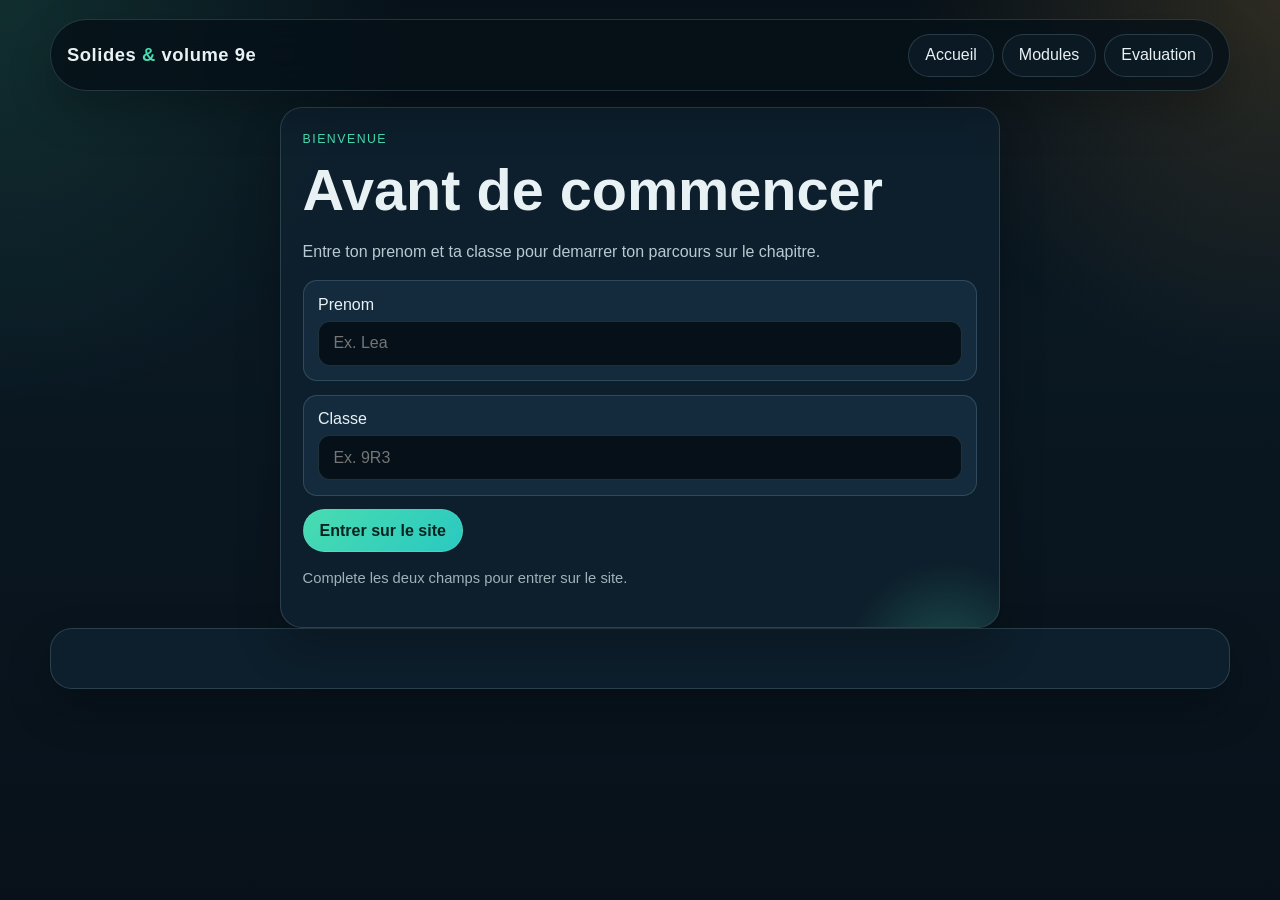
<file: index.html>
<!DOCTYPE html>
<html lang="fr">
  <head>
    <meta charset="utf-8" />
    <meta name="viewport" content="width=device-width, initial-scale=1" />
    <title>Solides et volume | 9e CO</title>
    <meta
      name="description"
      content="Site statique de cours, d'entrainement et d'evaluation sur les solides et le volume pour la 9e CO Geneve."
    />
    <link rel="stylesheet" href="style.css" />
    <script defer src="config.js"></script>
    <script defer src="app.js"></script>
  </head>
  <body data-page="home">
    <div class="site-shell">
      <header class="site-header">
        <div class="header-row">
          <a class="brand" href="index.html">Solides <span>&</span> volume 9e</a>
          <nav class="nav-links" aria-label="Navigation principale">
            <a href="index.html">Accueil</a>
            <a href="#modules">Modules</a>
            <a href="evaluation.html">Evaluation</a>
          </nav>
        </div>
      </header>

      <main>
        <section class="hero landing-card" data-landing-screen>
          <p class="eyebrow">Bienvenue</p>
          <h1>Avant de commencer</h1>
          <p>
            Entre ton prenom et ta classe pour demarrer ton parcours sur le chapitre.
          </p>
          <form class="profile-form" data-landing-form>
            <label>
              Prenom
              <input id="student-name" type="text" placeholder="Ex. Lea" />
            </label>
            <label>
              Classe
              <input id="student-class" type="text" placeholder="Ex. 9R3" />
            </label>
            <div class="module-actions">
              <button class="btn" type="submit">Entrer sur le site</button>
            </div>
          </form>
          <p class="small muted" data-landing-feedback>Complete les deux champs pour entrer sur le site.</p>
        </section>

        <div class="landing-shell" data-home-content hidden>
        <section class="hero">
          <div class="hero-grid">
            <div>
              <p class="eyebrow">Chapitre 9e CO Geneve</p>
              <h1>Comprendre les solides, les patrons et le volume</h1>
              <p>
                Ce site reprend le cours sous forme de fiches courtes, d'exemples guides, d'exercices auto-corriges
                et de devoirs ludiques a deposer sur Classroom.
              </p>
              <div class="module-actions">
                <a class="btn" href="lessons/01-vocabulaire.html" data-start-link>Commencer le module du jour</a>
                <a class="ghost-btn" href="evaluation.html">Voir l'evaluation finale</a>
              </div>
            </div>
            <div class="card">
              <div class="progress-banner">
                <strong>Progression :</strong>
                <span class="progress-count" data-progress-count>0/6</span>
                <span class="chip">Derniere mise a jour : <span data-last-update>Pas encore</span></span>
              </div>
              <p class="small muted">
                Validation d'un module : au moins 70% au quiz ou le bouton "J'ai fait le devoir ludique".
              </p>
              <div class="mini-grid">
                <div class="card">
                  <div class="metric">5</div>
                  <p>modules de cours</p>
                </div>
                <div class="card">
                  <div class="metric">1</div>
                  <p>evaluation finale</p>
                </div>
              </div>
            </div>
          </div>
        </section>

        <section class="dashboard-grid">
          <article class="card">
            <div class="card-title-row">
              <div>
                <p class="eyebrow">Bienvenue</p>
                <h2>Suivi enregistre sur cet appareil</h2>
              </div>
            </div>
            <div class="retenir-box">
              <p><strong>Prenom :</strong> <span data-student-name-display>Pas encore renseigne</span></p>
              <p><strong>Classe :</strong> <span data-student-class-display>Pas encore renseignee</span></p>
            </div>
            <p class="small muted">
              Le prenom et la classe ne reapparaissent plus sous forme de formulaire apres l'entree sur le site.
            </p>
          </article>

          <article class="card">
            <p class="eyebrow">Plan de semaine</p>
            <h2>Calendrier d'ouverture</h2>
            <div class="steps-list" data-schedule-list>
            </div>
          </article>
        </section>

        <section id="modules">
          <div class="card-title-row">
            <div>
              <p class="eyebrow">Modules</p>
              <h2>Modules disponibles aujourd'hui</h2>
            </div>
          </div>
          <p class="small muted">
            Les autres modules apparaitront automatiquement a la date prevue par l'enseignant.
          </p>
          <p class="status-note" data-no-modules hidden>Aucun module n'est encore ouvert aujourd'hui.</p>
          <div class="card-grid" data-modules-grid>
            <article class="card lesson-card" data-module-card="01-vocabulaire">
              <div class="module-meta">
                <span class="chip">Module 1</span>
                <span class="status-chip pending" data-card-status>En cours</span>
              </div>
              <h3>Vocabulaire des solides</h3>
              <p>Face, arete, sommet, erreurs frequentes, comptages sur cube et pave droit.</p>
              <p class="small" data-card-score>Pas de score</p>
              <p class="small muted" data-card-date>Pas encore de tentative</p>
              <a class="btn" href="lessons/01-vocabulaire.html">Ouvrir</a>
            </article>

            <article class="card lesson-card" data-module-card="02-polyedres">
              <div class="module-meta">
                <span class="chip">Module 2</span>
                <span class="status-chip pending" data-card-status>En cours</span>
              </div>
              <h3>Polyedres</h3>
              <p>Reconnaissance, classement, bases, faces laterales et observation d'Euler.</p>
              <p class="small" data-card-score>Pas de score</p>
              <p class="small muted" data-card-date>Pas encore de tentative</p>
              <a class="btn" href="lessons/02-polyedres.html">Ouvrir</a>
            </article>

            <article class="card lesson-card" data-module-card="03-patrons">
              <div class="module-meta">
                <span class="chip">Module 3</span>
                <span class="status-chip pending" data-card-status>En cours</span>
              </div>
              <h3>Developpements et patrons</h3>
              <p>Mettre a plat, verifier les connexions et eviter les chevauchements au pliage.</p>
              <p class="small" data-card-score>Pas de score</p>
              <p class="small muted" data-card-date>Pas encore de tentative</p>
              <a class="btn" href="lessons/03-patrons.html">Ouvrir</a>
            </article>

            <article class="card lesson-card" data-module-card="04-volume">
              <div class="module-meta">
                <span class="chip">Module 4</span>
                <span class="status-chip pending" data-card-status>En cours</span>
              </div>
              <h3>Volume et conversions</h3>
              <p>Unites cubiques, formules, calculs et transformations de formules.</p>
              <p class="small" data-card-score>Pas de score</p>
              <p class="small muted" data-card-date>Pas encore de tentative</p>
              <a class="btn" href="lessons/04-volume.html">Ouvrir</a>
            </article>

            <article class="card lesson-card" data-module-card="05-prismes">
              <div class="module-meta">
                <span class="chip">Module 5</span>
                <span class="status-chip pending" data-card-status>En cours</span>
              </div>
              <h3>Prismes droits</h3>
              <p>Bases identiques, hauteur et volume avec une aire de base rectangulaire ou triangulaire.</p>
              <p class="small" data-card-score>Pas de score</p>
              <p class="small muted" data-card-date>Pas encore de tentative</p>
              <a class="btn" href="lessons/05-prismes.html">Ouvrir</a>
            </article>

            <article class="card lesson-card" data-module-card="evaluation">
              <div class="module-meta">
                <span class="chip">Etape 6</span>
                <span class="status-chip pending" data-card-status>En cours</span>
              </div>
              <h3>Evaluation finale</h3>
              <p>20 questions auto-corrigees et 2 exercices papier a rendre en photo.</p>
              <p class="small" data-card-score>Pas de score</p>
              <p class="small muted" data-card-date>Pas encore de tentative</p>
              <a class="btn" href="evaluation.html">Ouvrir</a>
            </article>
          </div>
        </section>

        <section class="summary-grid">
          <article class="card">
            <p class="eyebrow">A retenir</p>
            <h2>Comment valider</h2>
            <div class="retenir-box">
              <p>Chaque module est valide si tu obtiens au moins 70% au quiz.</p>
              <p>Tu peux aussi valider un module en cliquant sur le bouton du devoir ludique quand tu l'as realise.</p>
            </div>
          </article>
          <article class="card">
            <p class="eyebrow">PDF du cours</p>
            <h2>Supports fournis</h2>
            <div class="quick-list">
              <a class="ghost-btn" href="assets/pdfs/Th9ème - Solides et volume.pdf">Theorie PDF</a>
              <a class="ghost-btn" href="assets/pdfs/Ex9ème - Solides et volume.pdf">Exercices PDF</a>
              <a class="ghost-btn" href="assets/pdfs/9R3-devoirsGM.pdf">Devoirs PDF</a>
            </div>
          </article>
          <article class="card">
            <p class="eyebrow">Depots Classroom</p>
            <h2>Ce qu'il faut garder</h2>
            <div class="check-list">
              <div class="note-box">Photos des devoirs ludiques si demandees.</div>
              <div class="note-box">Photo des 2 exercices papier de l'evaluation finale.</div>
              <div class="note-box">Reponses et productions sur feuille quand le professeur le demande.</div>
            </div>
          </article>
        </section>
        </div>
      </main>

      <footer class="footer-panel">
        <p>
          
        </p>
      </footer>
    </div>
  </body>
</html>
</file>
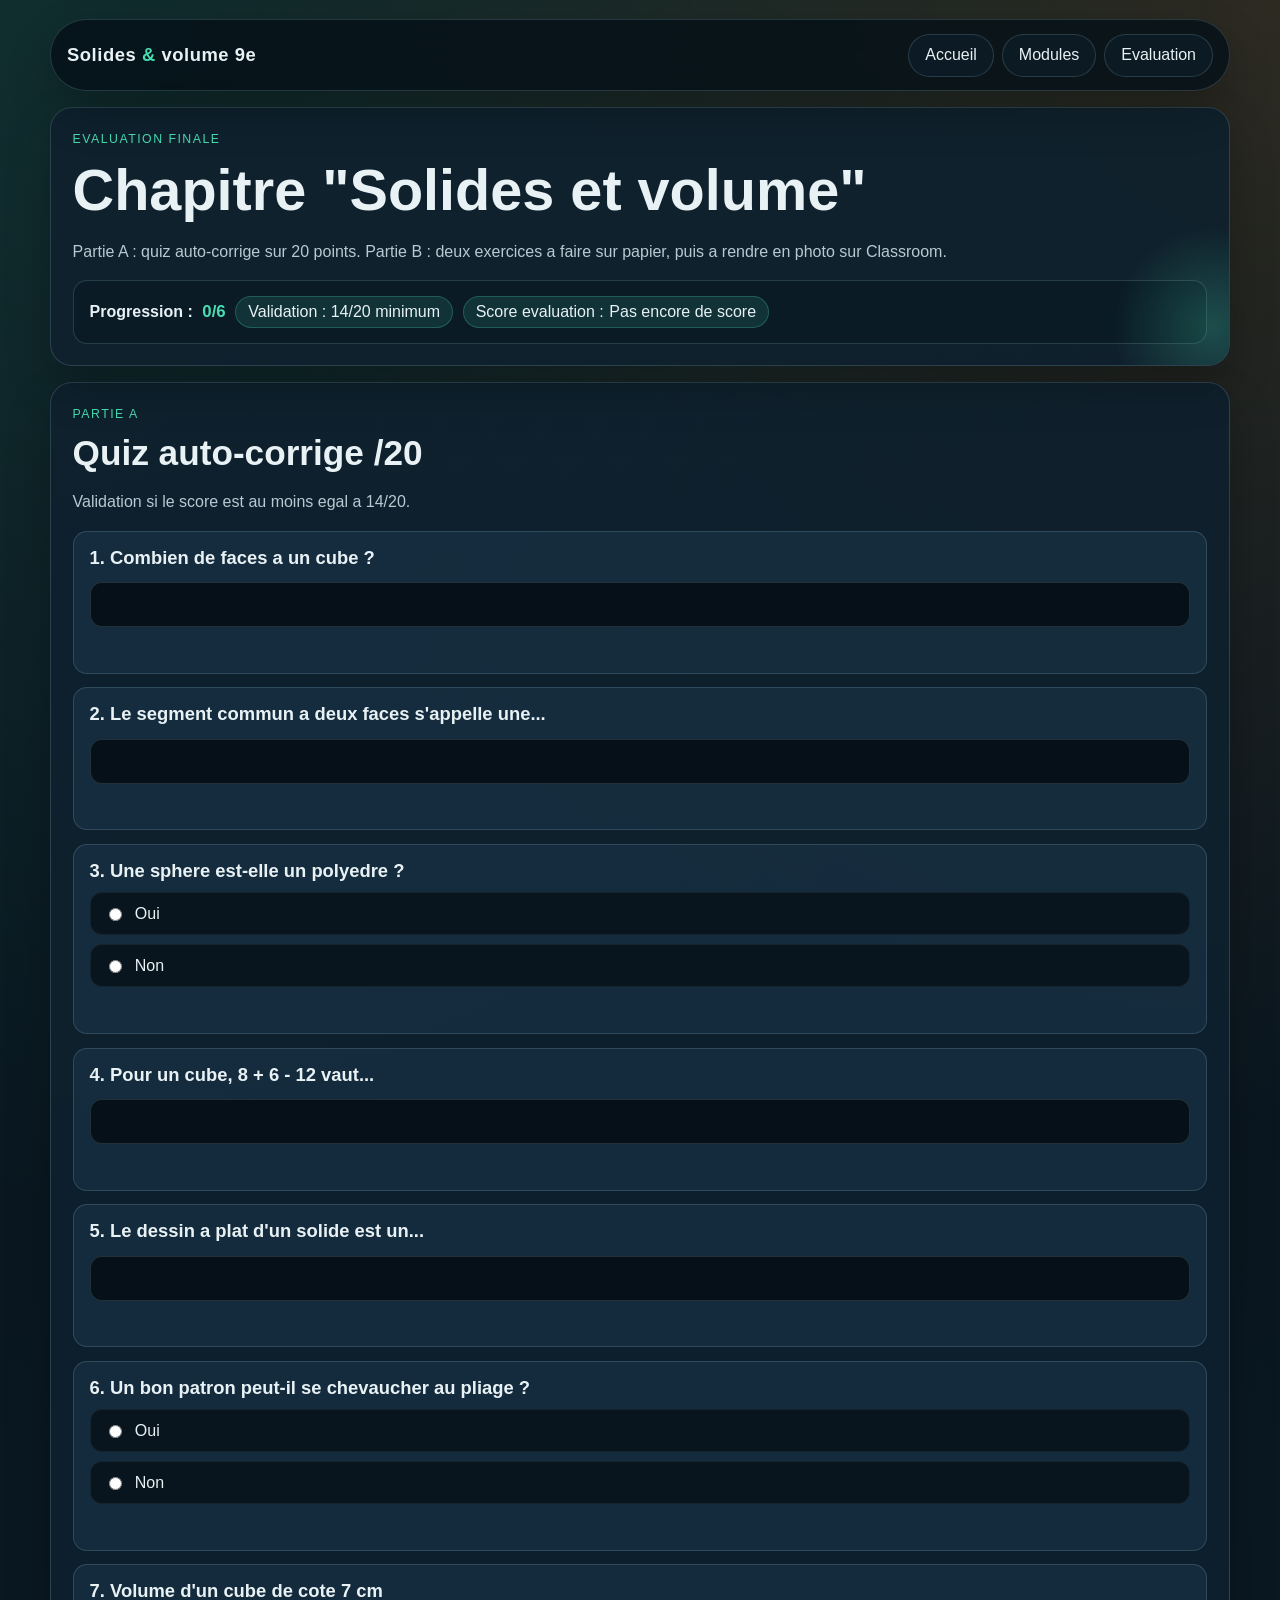
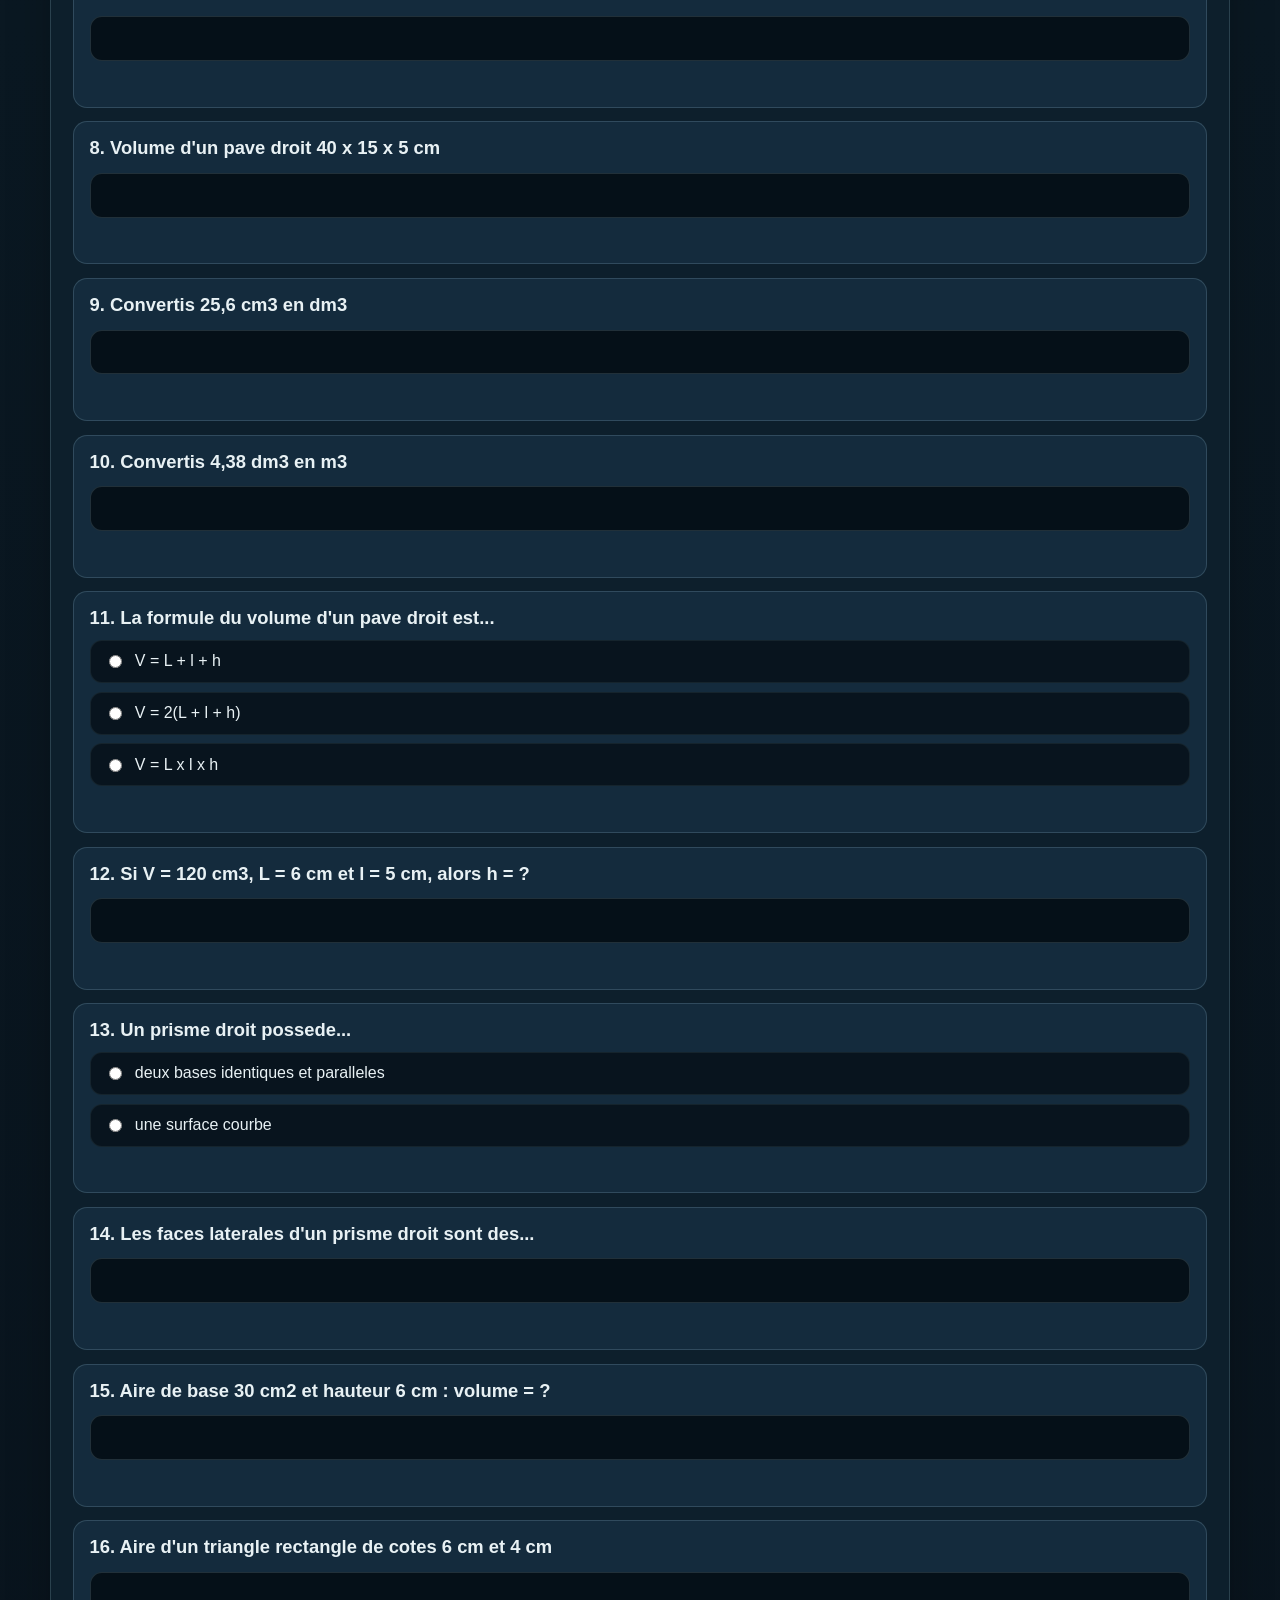
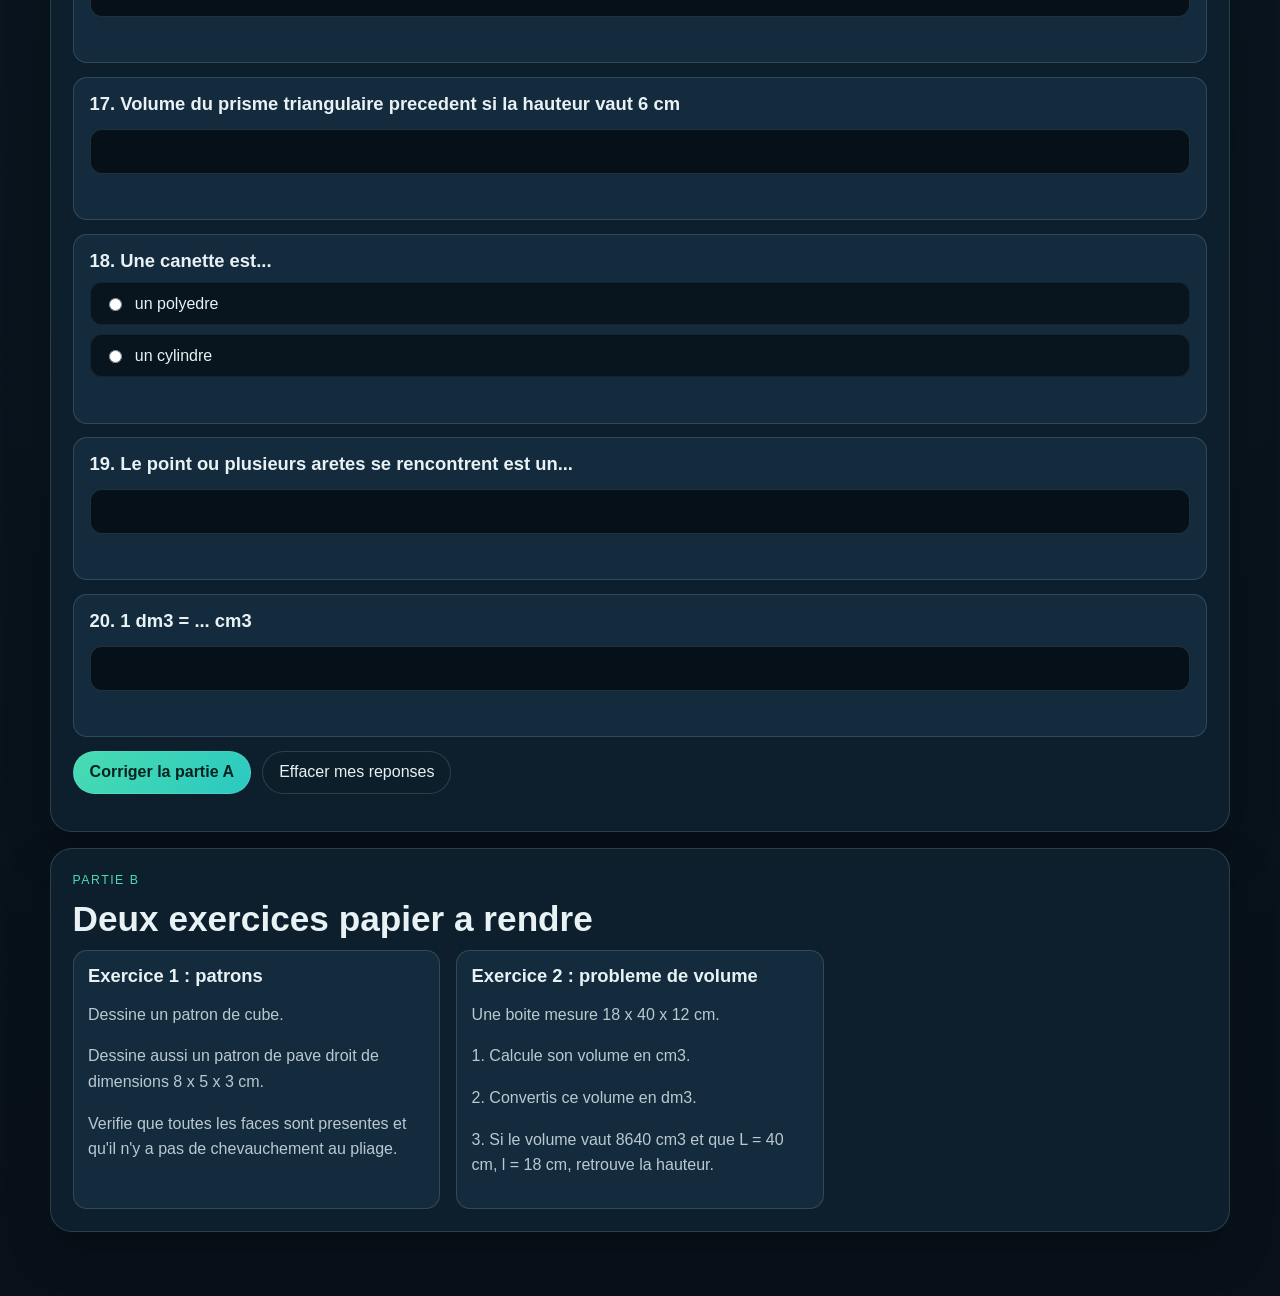
<file: evaluation.html>
<!DOCTYPE html>
<html lang="fr">
  <head>
    <meta charset="utf-8" />
    <meta name="viewport" content="width=device-width, initial-scale=1" />
    <title>Evaluation finale | Solides et volume</title>
    <link rel="stylesheet" href="style.css" />
    <script defer src="config.js"></script>
    <script defer src="app.js"></script>
  </head>
  <body data-page="evaluation" data-module="evaluation">
    <div class="site-shell">
      <header class="site-header">
        <div class="header-row">
          <a class="brand" href="index.html">Solides <span>&</span> volume 9e</a>
          <nav class="nav-links" aria-label="Navigation principale">
            <a href="index.html">Accueil</a>
            <a href="index.html#modules">Modules</a>
            <a href="evaluation.html">Evaluation</a>
          </nav>
        </div>
      </header>

      <main>
        <section class="hero">
          <p class="eyebrow">Evaluation finale</p>
          <h1>Chapitre "Solides et volume"</h1>
          <p>
            Partie A : quiz auto-corrige sur 20 points. Partie B : deux exercices a faire sur papier, puis a rendre en
            photo sur Classroom.
          </p>
          <div class="progress-banner">
            <strong>Progression :</strong>
            <span class="progress-count" data-progress-count>0/6</span>
            <span class="chip" data-module-status>Validation : 14/20 minimum</span>
            <span class="score-chip">Score evaluation : <span data-module-score>Pas encore de score</span></span>
          </div>
        </section>

        <section class="card quiz" data-quiz data-module-id="evaluation" data-pass-score="70">
          <p class="eyebrow">Partie A</p>
          <h2>Quiz auto-corrige /20</h2>
          <p>Validation si le score est au moins egal a 14/20.</p>
          <form class="quiz-form">
            <article class="quiz-question" data-type="number" data-answer="6">
              <h3>1. Combien de faces a un cube ?</h3>
              <input type="number" name="e1" />
              <p class="feedback"></p>
            </article>
            <article class="quiz-question" data-type="text" data-answer="arete">
              <h3>2. Le segment commun a deux faces s'appelle une...</h3>
              <input type="text" name="e2" />
              <p class="feedback"></p>
            </article>
            <article class="quiz-question" data-type="single" data-answer="b">
              <h3>3. Une sphere est-elle un polyedre ?</h3>
              <div class="choice-list">
                <label class="choice"><input type="radio" name="e3" value="a" /> Oui</label>
                <label class="choice"><input type="radio" name="e3" value="b" /> Non</label>
              </div>
              <p class="feedback"></p>
            </article>
            <article class="quiz-question" data-type="number" data-answer="2">
              <h3>4. Pour un cube, 8 + 6 - 12 vaut...</h3>
              <input type="number" name="e4" />
              <p class="feedback"></p>
            </article>
            <article class="quiz-question" data-type="text" data-answer="patron">
              <h3>5. Le dessin a plat d'un solide est un...</h3>
              <input type="text" name="e5" />
              <p class="feedback"></p>
            </article>
            <article class="quiz-question" data-type="single" data-answer="b">
              <h3>6. Un bon patron peut-il se chevaucher au pliage ?</h3>
              <div class="choice-list">
                <label class="choice"><input type="radio" name="e6" value="a" /> Oui</label>
                <label class="choice"><input type="radio" name="e6" value="b" /> Non</label>
              </div>
              <p class="feedback"></p>
            </article>
            <article class="quiz-question" data-type="number" data-answer="343">
              <h3>7. Volume d'un cube de cote 7 cm</h3>
              <input type="number" name="e7" />
              <p class="feedback"></p>
            </article>
            <article class="quiz-question" data-type="number" data-answer="3000">
              <h3>8. Volume d'un pave droit 40 x 15 x 5 cm</h3>
              <input type="number" name="e8" />
              <p class="feedback"></p>
            </article>
            <article class="quiz-question" data-type="number" data-answer="0.0256" data-tolerance="0.0001">
              <h3>9. Convertis 25,6 cm3 en dm3</h3>
              <input type="text" name="e9" />
              <p class="feedback"></p>
            </article>
            <article class="quiz-question" data-type="number" data-answer="0.00438" data-tolerance="0.00001">
              <h3>10. Convertis 4,38 dm3 en m3</h3>
              <input type="text" name="e10" />
              <p class="feedback"></p>
            </article>
            <article class="quiz-question" data-type="single" data-answer="c">
              <h3>11. La formule du volume d'un pave droit est...</h3>
              <div class="choice-list">
                <label class="choice"><input type="radio" name="e11" value="a" /> V = L + l + h</label>
                <label class="choice"><input type="radio" name="e11" value="b" /> V = 2(L + l + h)</label>
                <label class="choice"><input type="radio" name="e11" value="c" /> V = L x l x h</label>
              </div>
              <p class="feedback"></p>
            </article>
            <article class="quiz-question" data-type="number" data-answer="4">
              <h3>12. Si V = 120 cm3, L = 6 cm et l = 5 cm, alors h = ?</h3>
              <input type="number" name="e12" />
              <p class="feedback"></p>
            </article>
            <article class="quiz-question" data-type="single" data-answer="a">
              <h3>13. Un prisme droit possede...</h3>
              <div class="choice-list">
                <label class="choice"><input type="radio" name="e13" value="a" /> deux bases identiques et paralleles</label>
                <label class="choice"><input type="radio" name="e13" value="b" /> une surface courbe</label>
              </div>
              <p class="feedback"></p>
            </article>
            <article class="quiz-question" data-type="text" data-answer="rectangles|rectangle">
              <h3>14. Les faces laterales d'un prisme droit sont des...</h3>
              <input type="text" name="e14" />
              <p class="feedback"></p>
            </article>
            <article class="quiz-question" data-type="number" data-answer="180">
              <h3>15. Aire de base 30 cm2 et hauteur 6 cm : volume = ?</h3>
              <input type="number" name="e15" />
              <p class="feedback"></p>
            </article>
            <article class="quiz-question" data-type="number" data-answer="12">
              <h3>16. Aire d'un triangle rectangle de cotes 6 cm et 4 cm</h3>
              <input type="number" name="e16" />
              <p class="feedback"></p>
            </article>
            <article class="quiz-question" data-type="number" data-answer="72">
              <h3>17. Volume du prisme triangulaire precedent si la hauteur vaut 6 cm</h3>
              <input type="number" name="e17" />
              <p class="feedback"></p>
            </article>
            <article class="quiz-question" data-type="single" data-answer="b">
              <h3>18. Une canette est...</h3>
              <div class="choice-list">
                <label class="choice"><input type="radio" name="e18" value="a" /> un polyedre</label>
                <label class="choice"><input type="radio" name="e18" value="b" /> un cylindre</label>
              </div>
              <p class="feedback"></p>
            </article>
            <article class="quiz-question" data-type="text" data-answer="sommet">
              <h3>19. Le point ou plusieurs aretes se rencontrent est un...</h3>
              <input type="text" name="e19" />
              <p class="feedback"></p>
            </article>
            <article class="quiz-question" data-type="number" data-answer="1000">
              <h3>20. 1 dm3 = ... cm3</h3>
              <input type="number" name="e20" />
              <p class="feedback"></p>
            </article>

            <div class="quiz-actions">
              <button class="btn" type="submit">Corriger la partie A</button>
              <button class="ghost-btn" type="button" data-reset-quiz>Effacer mes reponses</button>
            </div>
          </form>
          <div class="quiz-summary" data-quiz-summary></div>
        </section>

        <section class="card">
          <p class="eyebrow">Partie B</p>
          <h2>Deux exercices papier a rendre</h2>
          <p class="print-only">
            Imprime cette page ou recopie clairement les consignes. Les productions doivent etre rendues en photo.
          </p>
          <div class="summary-grid">
            <article class="paper-task">
              <h3>Exercice 1 : patrons</h3>
              <p>Dessine un patron de cube.</p>
              <p>Dessine aussi un patron de pave droit de dimensions 8 x 5 x 3 cm.</p>
              <p>Verifie que toutes les faces sont presentes et qu'il n'y a pas de chevauchement au pliage.</p>
            </article>
            <article class="paper-task">
              <h3>Exercice 2 : probleme de volume</h3>
              <p>Une boite mesure 18 x 40 x 12 cm.</p>
              <p>1. Calcule son volume en cm3.</p>
              <p>2. Convertis ce volume en dm3.</p>
              <p>3. Si le volume vaut 8640 cm3 et que L = 40 cm, l = 18 cm, retrouve la hauteur.</p>
            </article>
          </div>
        </section>
      </main>
    </div>
  </body>
</html>
</file>
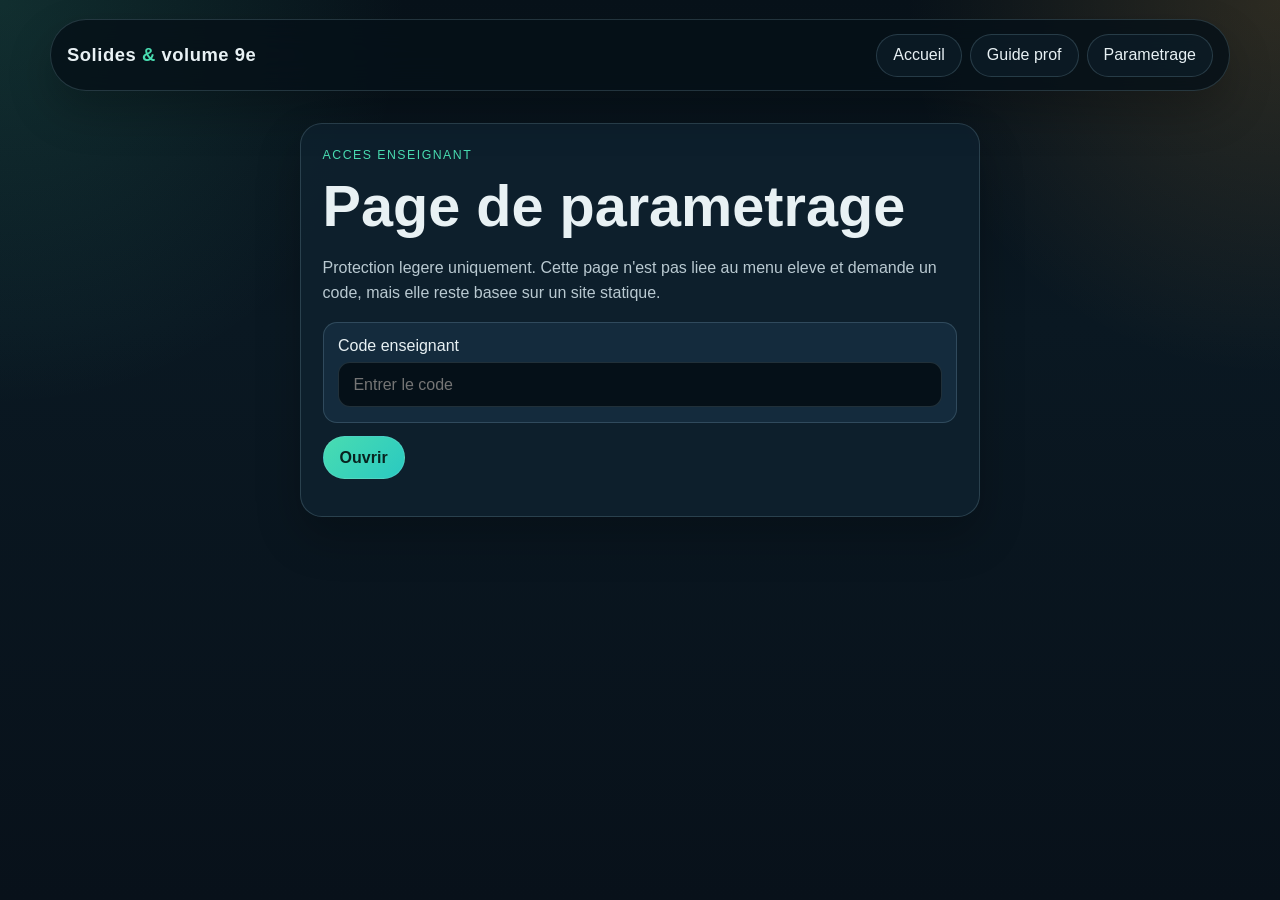
<file: parametrage.html>
<!DOCTYPE html>
<html lang="fr">
  <head>
    <meta charset="utf-8" />
    <meta name="viewport" content="width=device-width, initial-scale=1" />
    <title>Parametrage | Solides et volume</title>
    <link rel="stylesheet" href="style.css" />
    <script defer src="config.js"></script>
    <script defer src="app.js"></script>
  </head>
  <body data-page="settings">
    <div class="site-shell">
      <header class="site-header">
        <div class="header-row">
          <a class="brand" href="index.html">Solides <span>&</span> volume 9e</a>
          <nav class="nav-links" aria-label="Navigation principale">
            <a href="index.html">Accueil</a>
            <a href="teacher.html">Guide prof</a>
            <a href="parametrage.html">Parametrage</a>
          </nav>
        </div>
      </header>

      <main>
        <section class="card admin-lock" data-admin-gate>
          <p class="eyebrow">Acces enseignant</p>
          <h1>Page de parametrage</h1>
          <p>
            Protection legere uniquement. Cette page n'est pas liee au menu eleve et demande un code, mais elle reste
            basee sur un site statique.
          </p>
          <form class="profile-form">
            <label>
              Code enseignant
              <input type="password" placeholder="Entrer le code" />
            </label>
            <div class="module-actions">
              <button class="btn" type="submit">Ouvrir</button>
            </div>
          </form>
          <p class="small" data-admin-feedback></p>
        </section>

        <div data-admin-content hidden>
          <section class="hero">
            <p class="eyebrow">Parametrage enseignant</p>
            <h1>Calendrier d'ouverture des modules</h1>
            <p>
              Sur GitHub Pages, ce formulaire sert d'abord d'aperçu local. Pour appliquer les dates a tous les eleves,
              il faut reporter les memes valeurs dans <code>config.js</code> puis republier le site.
            </p>
          </section>

          <section class="dashboard-grid">
            <article class="card">
              <p class="eyebrow">Reglages</p>
              <h2>Dates d'ouverture</h2>
              <form class="profile-form" data-settings-form>
                <label>
                  Code enseignant leger
                  <input type="text" name="teacherCode" />
                </label>
                <label>
                  Module 1
                  <input type="date" name="01-vocabulaire" />
                </label>
                <label>
                  Module 2
                  <input type="date" name="02-polyedres" />
                </label>
                <label>
                  Module 3
                  <input type="date" name="03-patrons" />
                </label>
                <label>
                  Module 4
                  <input type="date" name="04-volume" />
                </label>
                <label>
                  Module 5
                  <input type="date" name="05-prismes" />
                </label>
                <label>
                  Evaluation finale
                  <input type="date" name="evaluation" />
                </label>
                <div class="module-actions">
                  <button class="btn" type="submit">Mettre a jour l'aperçu local</button>
                  <button class="ghost-btn" type="button" data-reset-settings>Revenir a config.js</button>
                </div>
              </form>
              <p class="small muted" data-settings-status>
                Les dates actuelles proviennent de <code>config.js</code>.
              </p>
            </article>

            <article class="card">
              <p class="eyebrow">A recopier</p>
              <h2>Bloc pret pour config.js</h2>
              <pre class="code-preview" data-config-preview></pre>
            </article>
          </section>

          <section class="card">
            <p class="eyebrow">Calendrier courant</p>
            <h2>Ouvertures prevues</h2>
            <div class="steps-list" data-schedule-list></div>
          </section>
        </div>
      </main>
    </div>
  </body>
</html>
</file>
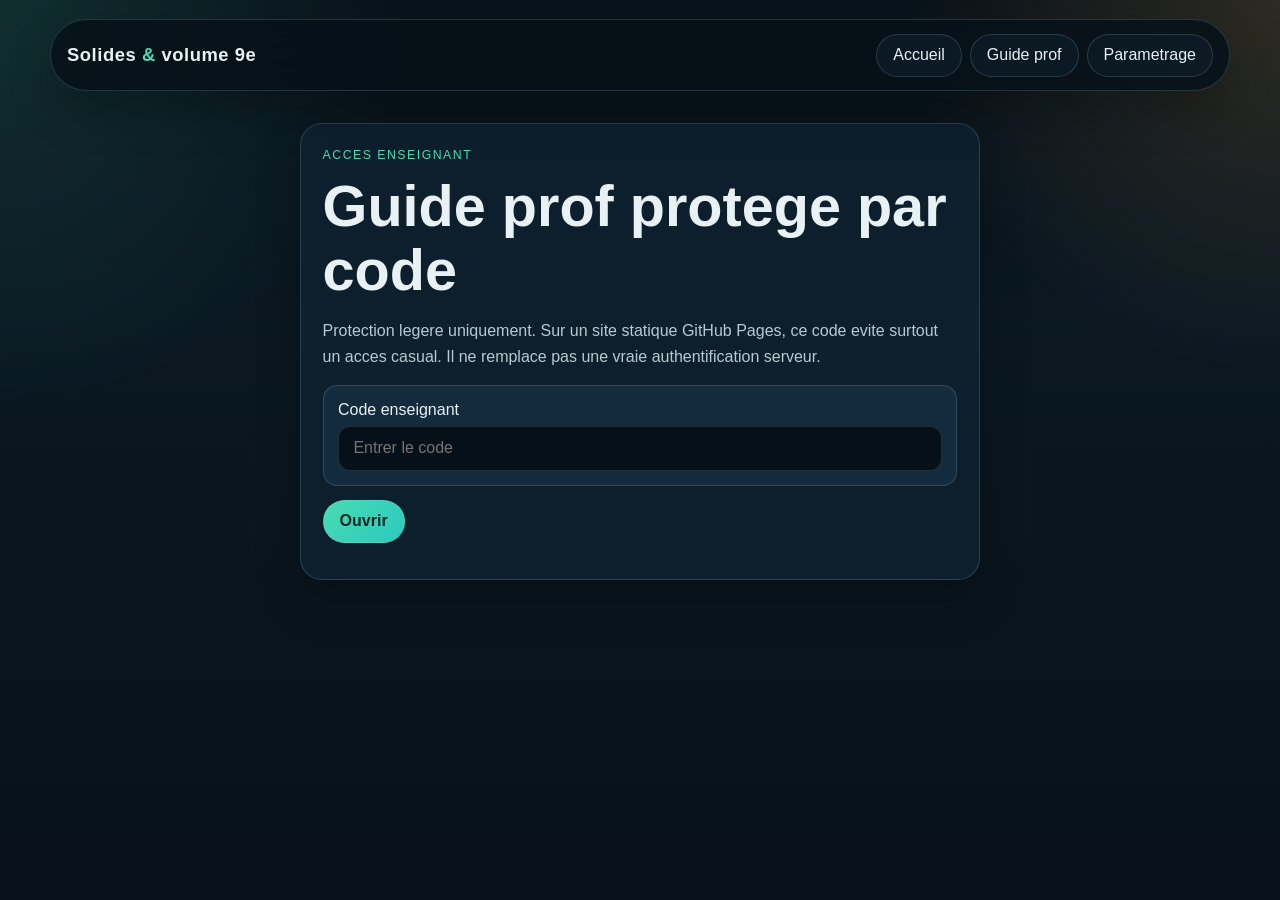
<file: teacher.html>
<!DOCTYPE html>
<html lang="fr">
  <head>
    <meta charset="utf-8" />
    <meta name="viewport" content="width=device-width, initial-scale=1" />
    <title>Guide prof | Solides et volume</title>
    <link rel="stylesheet" href="style.css" />
    <script defer src="config.js"></script>
    <script defer src="app.js"></script>
  </head>
  <body data-page="teacher">
    <div class="site-shell">
      <header class="site-header">
        <div class="header-row">
          <a class="brand" href="index.html">Solides <span>&</span> volume 9e</a>
          <nav class="nav-links" aria-label="Navigation principale">
            <a href="index.html">Accueil</a>
            <a href="teacher.html">Guide prof</a>
            <a href="parametrage.html">Parametrage</a>
          </nav>
        </div>
      </header>

      <main>
        <section class="card admin-lock" data-admin-gate>
          <p class="eyebrow">Acces enseignant</p>
          <h1>Guide prof protege par code</h1>
          <p>
            Protection legere uniquement. Sur un site statique GitHub Pages, ce code evite surtout un acces casual. Il
            ne remplace pas une vraie authentification serveur.
          </p>
          <form class="profile-form">
            <label>
              Code enseignant
              <input type="password" placeholder="Entrer le code" />
            </label>
            <div class="module-actions">
              <button class="btn" type="submit">Ouvrir</button>
            </div>
          </form>
          <p class="small" data-admin-feedback></p>
        </section>

        <div data-admin-content hidden>
          <section class="hero">
            <p class="eyebrow">Guide enseignant</p>
            <h1>Objectifs, corriges et bareme propose</h1>
            <p>
              Cette page synthétise les intentions pedagogiques, les reponses attendues et les elements a verifier lors
              des depots Classroom.
            </p>
            <div class="progress-banner">
              <strong>Progression eleve :</strong>
              <span class="progress-count" data-progress-count>0/6</span>
              <span class="chip">Mise a jour locale : <span data-last-update>Pas encore</span></span>
            </div>
          </section>

          <section class="teacher-grid">
            <article class="card">
              <p class="eyebrow">Module 1</p>
              <h2>Vocabulaire des solides</h2>
              <div class="retenir-box">
                <p>Objectifs : definir face, arete, sommet et compter sur cube/pave droit.</p>
                <p>Quiz attendu : 1:b, 2:c, 3:8, 4:6, 5:arete, 6:12, 7:a, 8:sommet.</p>
                <p>Devoir ludique : 2 photos, annotations correctes sur le pave droit, comptages exacts.</p>
              </div>
            </article>

            <article class="card">
              <p class="eyebrow">Module 2</p>
              <h2>Polyedres</h2>
              <div class="retenir-box">
                <p>Objectifs : distinguer polyedre / non-polyedre, utiliser bases et faces laterales, observer Euler.</p>
                <p>Quiz attendu : 1:b, 2:polygones, 3:a, 4:2, 5:c, 6:bases, 7:laterales, 8:b, 9:b, 10:2.</p>
                <p>Devoir ludique : 5 objets tries, 3 objets polyedres justifies, 1 objet piege explique.</p>
              </div>
            </article>

            <article class="card">
              <p class="eyebrow">Module 3</p>
              <h2>Patrons</h2>
              <div class="retenir-box">
                <p>Objectifs : definir un patron, verifier faces, connexions et absence de chevauchement.</p>
                <p>Quiz attendu : 1:6, 2:b, 3:aretes, 4:a, 5:c, 6:b, 7:patron, 8:6.</p>
                <p>Devoir ludique : patron dessine proprement, dimensions plausibles, photo du patron et eventuelle boite.</p>
              </div>
            </article>

            <article class="card">
              <p class="eyebrow">Module 4</p>
              <h2>Volume</h2>
              <div class="retenir-box">
                <p>Objectifs : calculer un volume, convertir les unites cubiques, isoler une variable.</p>
                <p>Quiz attendu : 1:a, 2:cm3, 3:343, 4:3000, 5:0,0256, 6:0,00438, 7:c, 8:4, 9:b, 10:1000.</p>
                <p>Devoir ludique : objet mesure, calcul en cm3, conversion en dm3, explication ecrite.</p>
              </div>
            </article>

            <article class="card">
              <p class="eyebrow">Module 5</p>
              <h2>Prismes droits</h2>
              <div class="retenir-box">
                <p>Objectifs : reconnaitre un prisme droit, identifier la hauteur, calculer V = Aire(base) x h.</p>
                <p>Quiz attendu : 1:a, 2:rectangles, 3:distance, 4:b, 5:180, 6:12, 7:72, 8:180, 9:c, 10:b.</p>
                <p>Devoir ludique : objet prismatique identifie, base et hauteur reperees, volume approxime.</p>
              </div>
            </article>

            <article class="card">
              <p class="eyebrow">Evaluation finale</p>
              <h2>Corriges attendus</h2>
              <div class="retenir-box">
                <p>Quiz /20 : 1:6, 2:arete, 3:b, 4:2, 5:patron, 6:b, 7:343, 8:3000, 9:0,0256, 10:0,00438.</p>
                <p>11:c, 12:4, 13:a, 14:rectangles, 15:180, 16:12, 17:72, 18:b, 19:sommet, 20:1000.</p>
                <p>Validation suggeree : 14/20 ou plus.</p>
              </div>
            </article>
          </section>

          <section class="summary-grid">
            <article class="card">
              <p class="eyebrow">Partie B</p>
              <h2>Resultats attendus</h2>
              <div class="example-box">
                <p>
                  Exercice 1 : un patron correct de cube et un patron correct de pave droit 8 x 5 x 3 cm, avec 6 faces
                  bien reliees.
                </p>
                <p>
                  Exercice 2 : V = 18 x 40 x 12 = <strong>8640 cm3</strong>, soit <strong>8,64 dm3</strong>, puis
                  h = 8640 / (40 x 18) = <strong>12 cm</strong>.
                </p>
              </div>
            </article>

            <article class="card">
              <p class="eyebrow">Bareme propose</p>
              <h2>Notation simple</h2>
              <div class="check-list">
                <div class="note-box">Quiz final auto-corrige : /20</div>
                <div class="note-box">5 devoirs ludiques : 5 x 2 points = /10</div>
                <div class="note-box">Partie B de l'evaluation : /10</div>
                <div class="note-box">Total possible : /40, a convertir selon les usages de la classe.</div>
              </div>
            </article>

            <article class="card">
              <p class="eyebrow">Checklist Classroom</p>
              <h2>Depots a demander</h2>
              <div class="check-list">
                <div class="note-box">Photo lisible de chaque devoir ludique si retenu pour l'evaluation continue.</div>
                <div class="note-box">Photo nette des 2 exercices papier de l'evaluation finale.</div>
                <div class="note-box">Suivi des quiz directement sur l'appareil de l'eleve si necessaire.</div>
              </div>
            </article>
          </section>
        </div>
      </main>
    </div>
  </body>
</html>
</file>
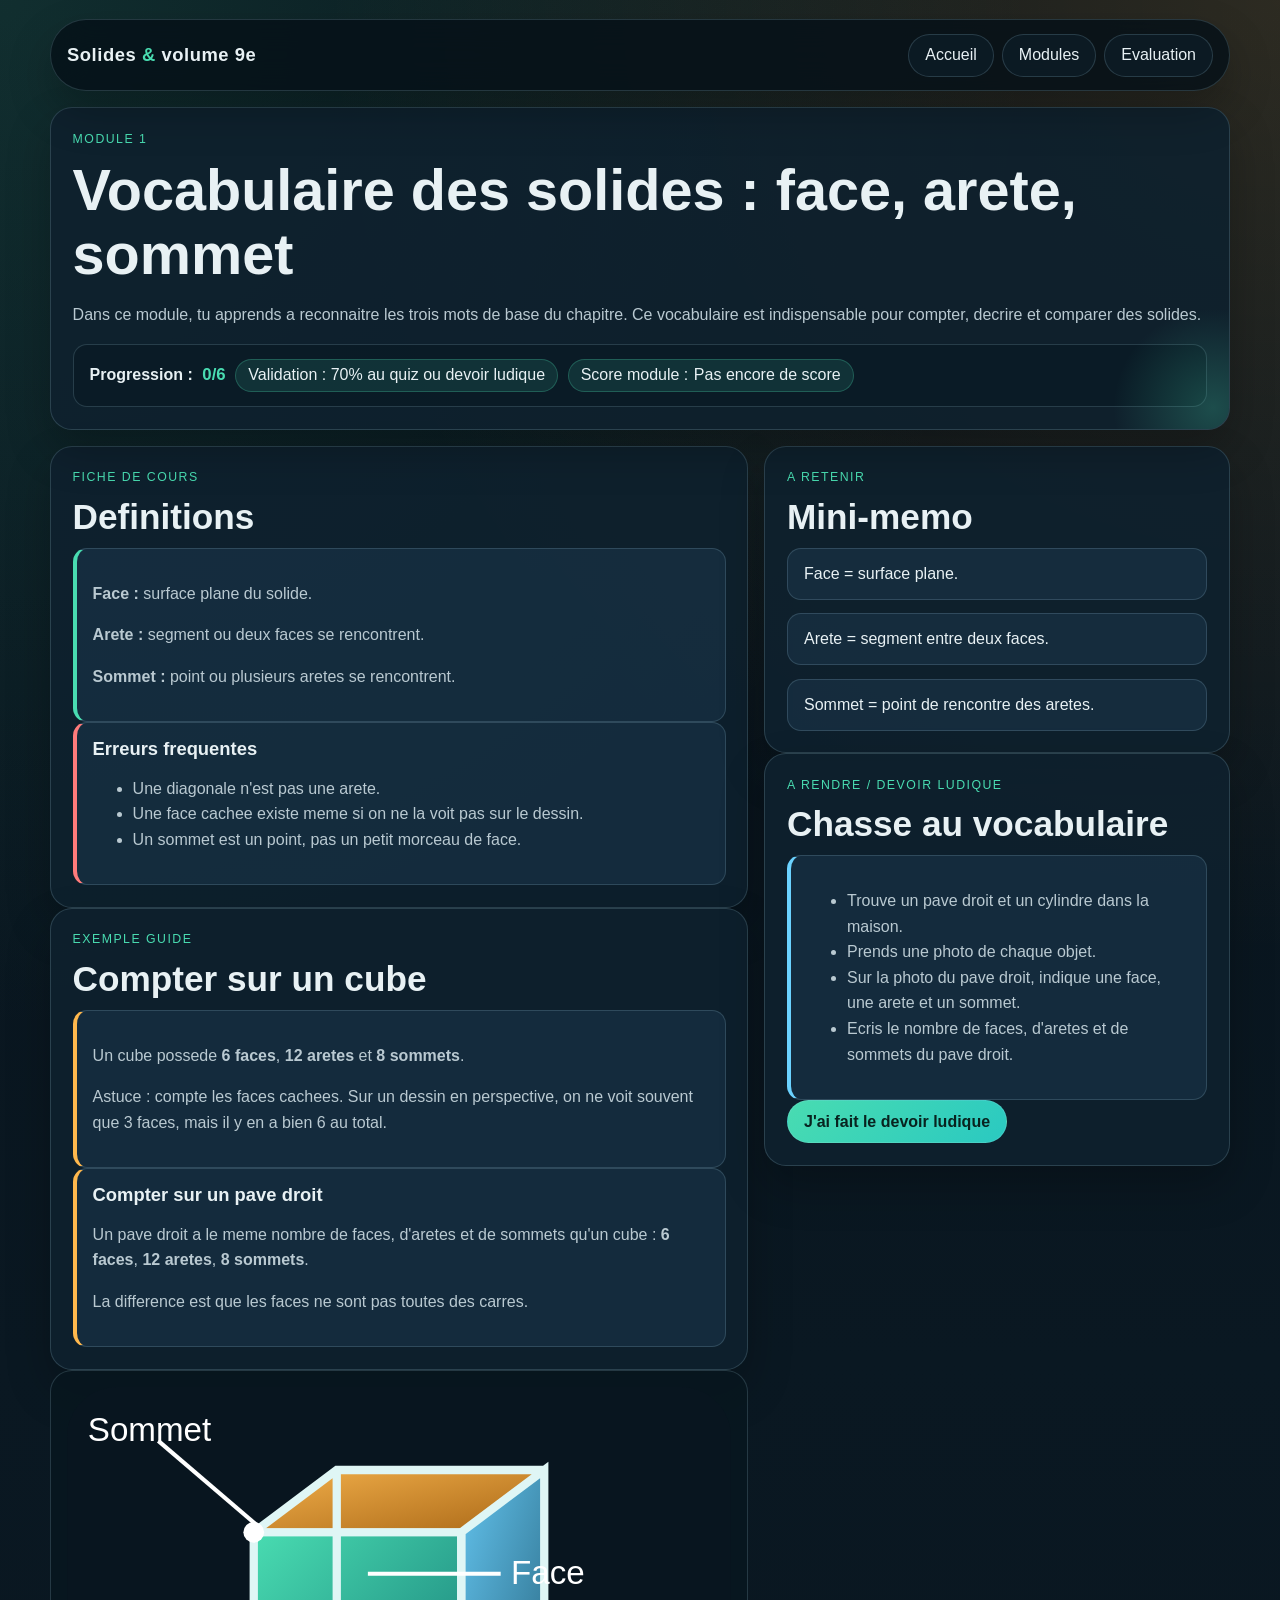
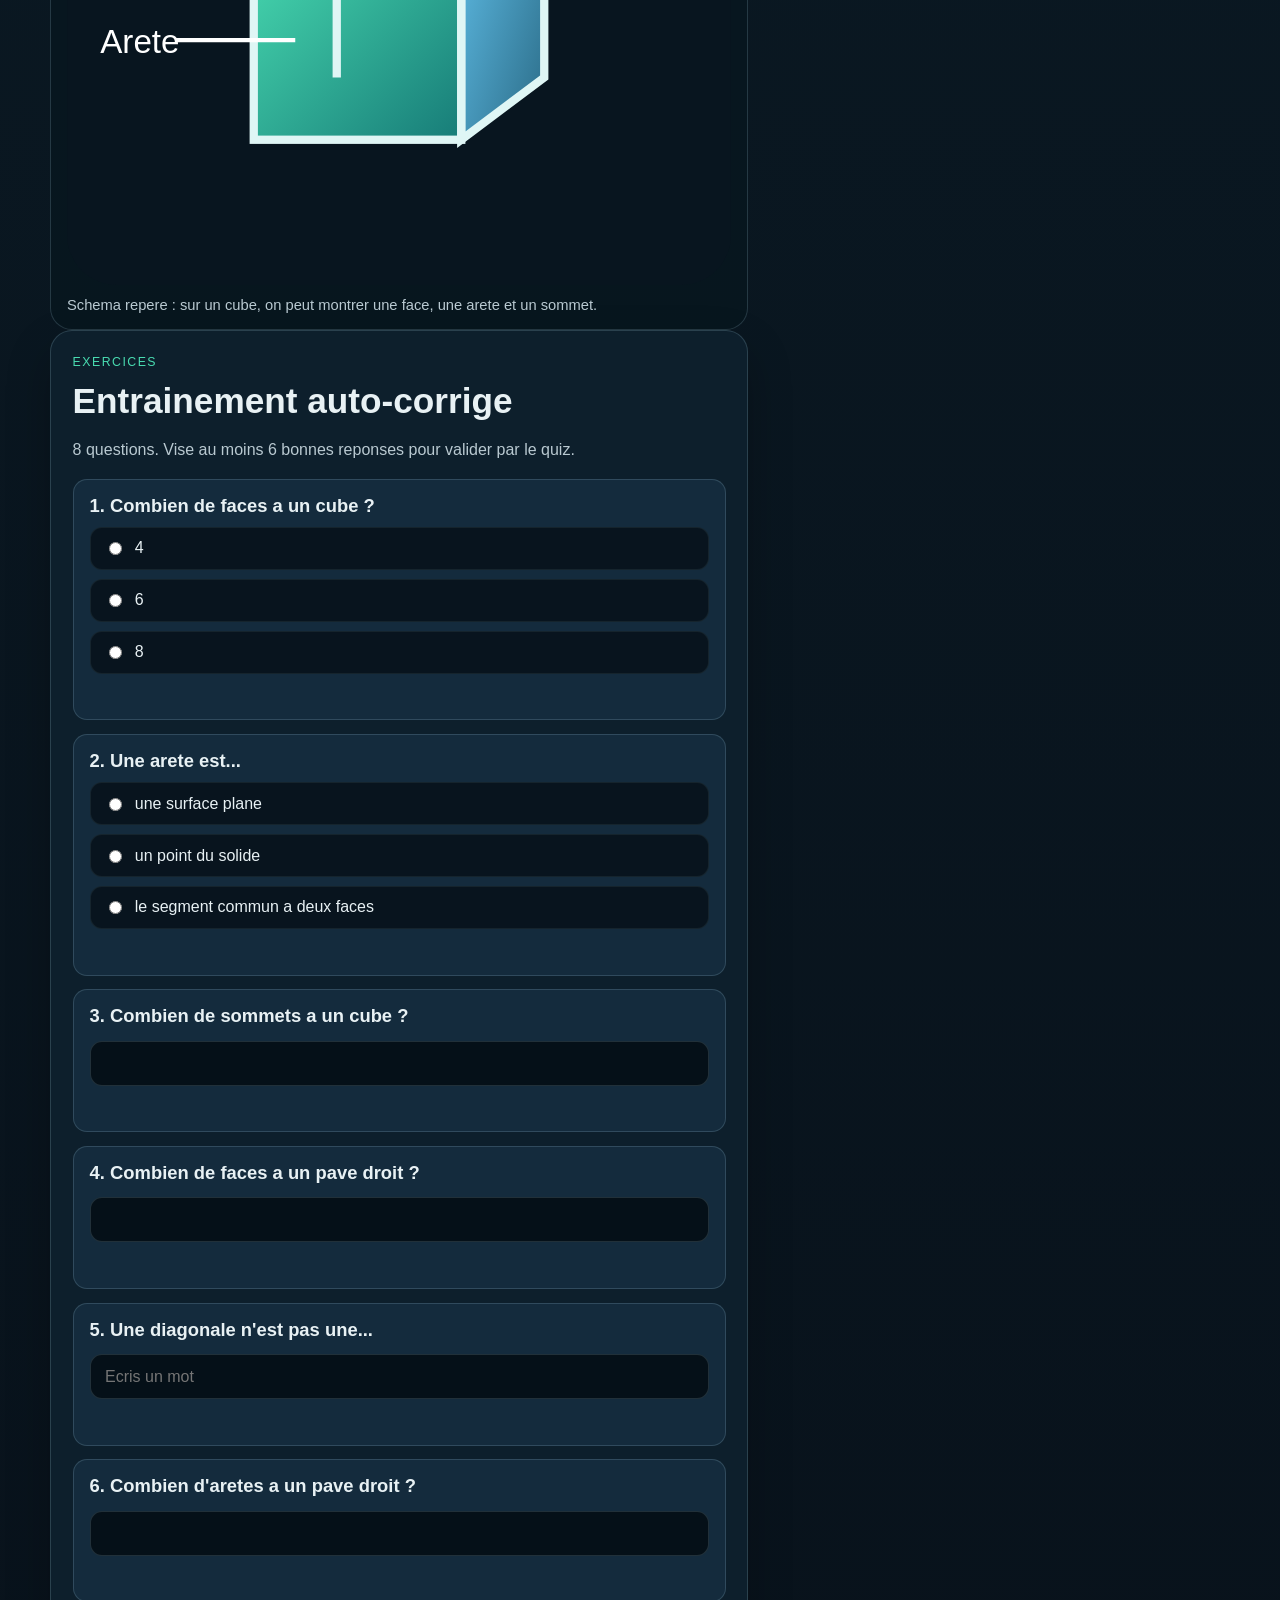
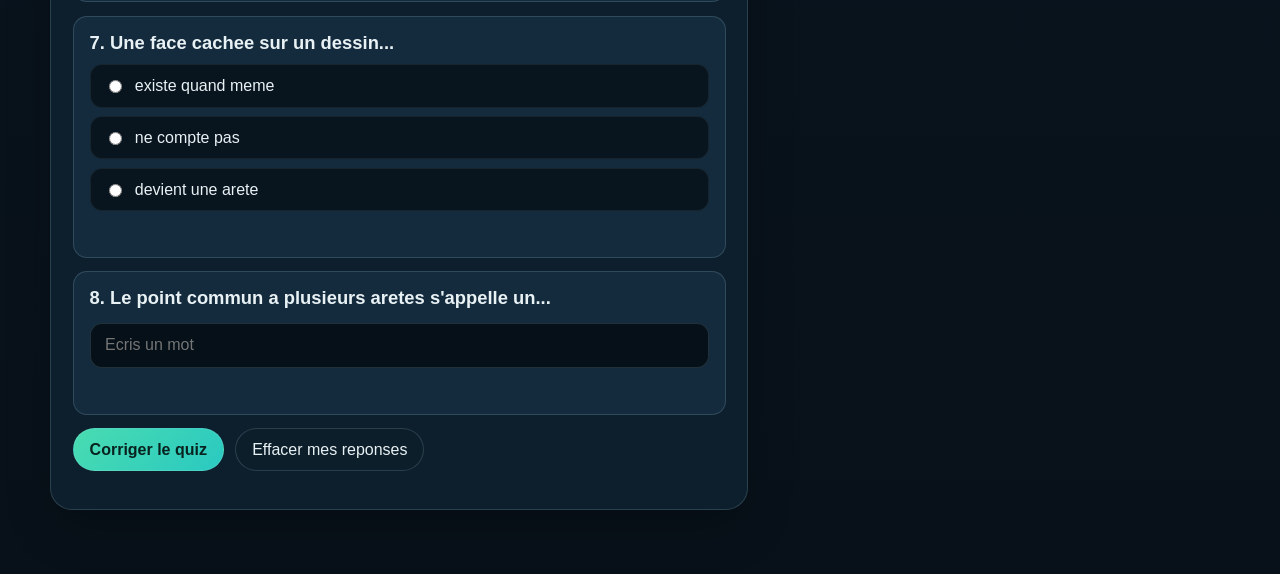
<file: lessons/01-vocabulaire.html>
<!DOCTYPE html>
<html lang="fr">
  <head>
    <meta charset="utf-8" />
    <meta name="viewport" content="width=device-width, initial-scale=1" />
    <title>Module 1 | Vocabulaire des solides</title>
    <link rel="stylesheet" href="../style.css" />
    <script defer src="../config.js"></script>
    <script defer src="../app.js"></script>
  </head>
  <body data-page="lesson" data-module="01-vocabulaire">
    <div class="site-shell">
      <header class="site-header">
        <div class="header-row">
          <a class="brand" href="../index.html">Solides <span>&</span> volume 9e</a>
          <nav class="nav-links" aria-label="Navigation principale">
            <a href="../index.html">Accueil</a>
            <a href="../index.html#modules">Modules</a>
            <a href="../evaluation.html">Evaluation</a>
          </nav>
        </div>
      </header>

      <main>
        <section class="hero">
          <p class="eyebrow">Module 1</p>
          <h1>Vocabulaire des solides : face, arete, sommet</h1>
          <p>
            Dans ce module, tu apprends a reconnaitre les trois mots de base du chapitre. Ce vocabulaire est
            indispensable pour compter, decrire et comparer des solides.
          </p>
          <div class="progress-banner">
            <strong>Progression :</strong>
            <span class="progress-count" data-progress-count>0/6</span>
            <span class="chip" data-module-status>Validation : 70% au quiz ou devoir ludique</span>
            <span class="score-chip">Score module : <span data-module-score>Pas encore de score</span></span>
          </div>
        </section>

        <section class="lesson-layout">
          <div>
            <article class="card">
              <p class="eyebrow">Fiche de cours</p>
              <h2>Definitions</h2>
              <div class="retenir-box">
                <p><strong>Face :</strong> surface plane du solide.</p>
                <p><strong>Arete :</strong> segment ou deux faces se rencontrent.</p>
                <p><strong>Sommet :</strong> point ou plusieurs aretes se rencontrent.</p>
              </div>
              <div class="warning-box">
                <h3>Erreurs frequentes</h3>
                <ul>
                  <li>Une diagonale n'est pas une arete.</li>
                  <li>Une face cachee existe meme si on ne la voit pas sur le dessin.</li>
                  <li>Un sommet est un point, pas un petit morceau de face.</li>
                </ul>
              </div>
            </article>

            <article class="card">
              <p class="eyebrow">Exemple guide</p>
              <h2>Compter sur un cube</h2>
              <div class="example-box">
                <p>
                  Un cube possede <strong>6 faces</strong>, <strong>12 aretes</strong> et <strong>8 sommets</strong>.
                </p>
                <p>
                  Astuce : compte les faces cachees. Sur un dessin en perspective, on ne voit souvent que 3 faces, mais
                  il y en a bien 6 au total.
                </p>
              </div>
              <div class="example-box">
                <h3>Compter sur un pave droit</h3>
                <p>
                  Un pave droit a le meme nombre de faces, d'aretes et de sommets qu'un cube :
                  <strong>6 faces</strong>, <strong>12 aretes</strong>, <strong>8 sommets</strong>.
                </p>
                <p>La difference est que les faces ne sont pas toutes des carres.</p>
              </div>
            </article>

            <article class="illustration-card">
              <img src="../assets/img/cube.svg" alt="Cube annote avec une face, une arete et un sommet" />
              <figcaption>Schema repere : sur un cube, on peut montrer une face, une arete et un sommet.</figcaption>
            </article>

            <article class="card quiz" data-quiz data-module-id="01-vocabulaire" data-pass-score="70">
              <p class="eyebrow">Exercices</p>
              <h2>Entrainement auto-corrige</h2>
              <p>8 questions. Vise au moins 6 bonnes reponses pour valider par le quiz.</p>
              <form class="quiz-form">
                <article class="quiz-question" data-type="single" data-answer="b">
                  <h3>1. Combien de faces a un cube ?</h3>
                  <div class="choice-list">
                    <label class="choice"><input type="radio" name="m1q1" value="a" /> 4</label>
                    <label class="choice"><input type="radio" name="m1q1" value="b" /> 6</label>
                    <label class="choice"><input type="radio" name="m1q1" value="c" /> 8</label>
                  </div>
                  <p class="feedback"></p>
                </article>

                <article class="quiz-question" data-type="single" data-answer="c">
                  <h3>2. Une arete est...</h3>
                  <div class="choice-list">
                    <label class="choice"><input type="radio" name="m1q2" value="a" /> une surface plane</label>
                    <label class="choice"><input type="radio" name="m1q2" value="b" /> un point du solide</label>
                    <label class="choice"><input type="radio" name="m1q2" value="c" /> le segment commun a deux faces</label>
                  </div>
                  <p class="feedback"></p>
                </article>

                <article class="quiz-question" data-type="number" data-answer="8">
                  <h3>3. Combien de sommets a un cube ?</h3>
                  <input type="number" name="m1q3" />
                  <p class="feedback"></p>
                </article>

                <article class="quiz-question" data-type="number" data-answer="6">
                  <h3>4. Combien de faces a un pave droit ?</h3>
                  <input type="number" name="m1q4" />
                  <p class="feedback"></p>
                </article>

                <article class="quiz-question" data-type="text" data-answer="arete">
                  <h3>5. Une diagonale n'est pas une...</h3>
                  <input type="text" name="m1q5" placeholder="Ecris un mot" />
                  <p class="feedback"></p>
                </article>

                <article class="quiz-question" data-type="number" data-answer="12">
                  <h3>6. Combien d'aretes a un pave droit ?</h3>
                  <input type="number" name="m1q6" />
                  <p class="feedback"></p>
                </article>

                <article class="quiz-question" data-type="single" data-answer="a">
                  <h3>7. Une face cachee sur un dessin...</h3>
                  <div class="choice-list">
                    <label class="choice"><input type="radio" name="m1q7" value="a" /> existe quand meme</label>
                    <label class="choice"><input type="radio" name="m1q7" value="b" /> ne compte pas</label>
                    <label class="choice"><input type="radio" name="m1q7" value="c" /> devient une arete</label>
                  </div>
                  <p class="feedback"></p>
                </article>

                <article class="quiz-question" data-type="text" data-answer="sommet">
                  <h3>8. Le point commun a plusieurs aretes s'appelle un...</h3>
                  <input type="text" name="m1q8" placeholder="Ecris un mot" />
                  <p class="feedback"></p>
                </article>

                <div class="quiz-actions">
                  <button class="btn" type="submit">Corriger le quiz</button>
                  <button class="ghost-btn" type="button" data-reset-quiz>Effacer mes reponses</button>
                </div>
              </form>
              <div class="quiz-summary" data-quiz-summary></div>
            </article>
          </div>

          <div>
            <article class="card">
              <p class="eyebrow">A retenir</p>
              <h2>Mini-memo</h2>
              <div class="check-list">
                <div class="note-box">Face = surface plane.</div>
                <div class="note-box">Arete = segment entre deux faces.</div>
                <div class="note-box">Sommet = point de rencontre des aretes.</div>
              </div>
            </article>

            <article class="card">
              <p class="eyebrow">A rendre / Devoir ludique</p>
              <h2>Chasse au vocabulaire</h2>
              <div class="exercise-box">
                <ul>
                  <li>Trouve un pave droit et un cylindre dans la maison.</li>
                  <li>Prends une photo de chaque objet.</li>
                  <li>Sur la photo du pave droit, indique une face, une arete et un sommet.</li>
                  <li>Ecris le nombre de faces, d'aretes et de sommets du pave droit.</li>
                </ul>
              </div>
              <div class="module-actions">
                <button class="btn" type="button" data-homework-toggle>J'ai fait le devoir ludique</button>
              </div>
            </article>
          </div>
        </section>
      </main>
    </div>
  </body>
</html>
</file>
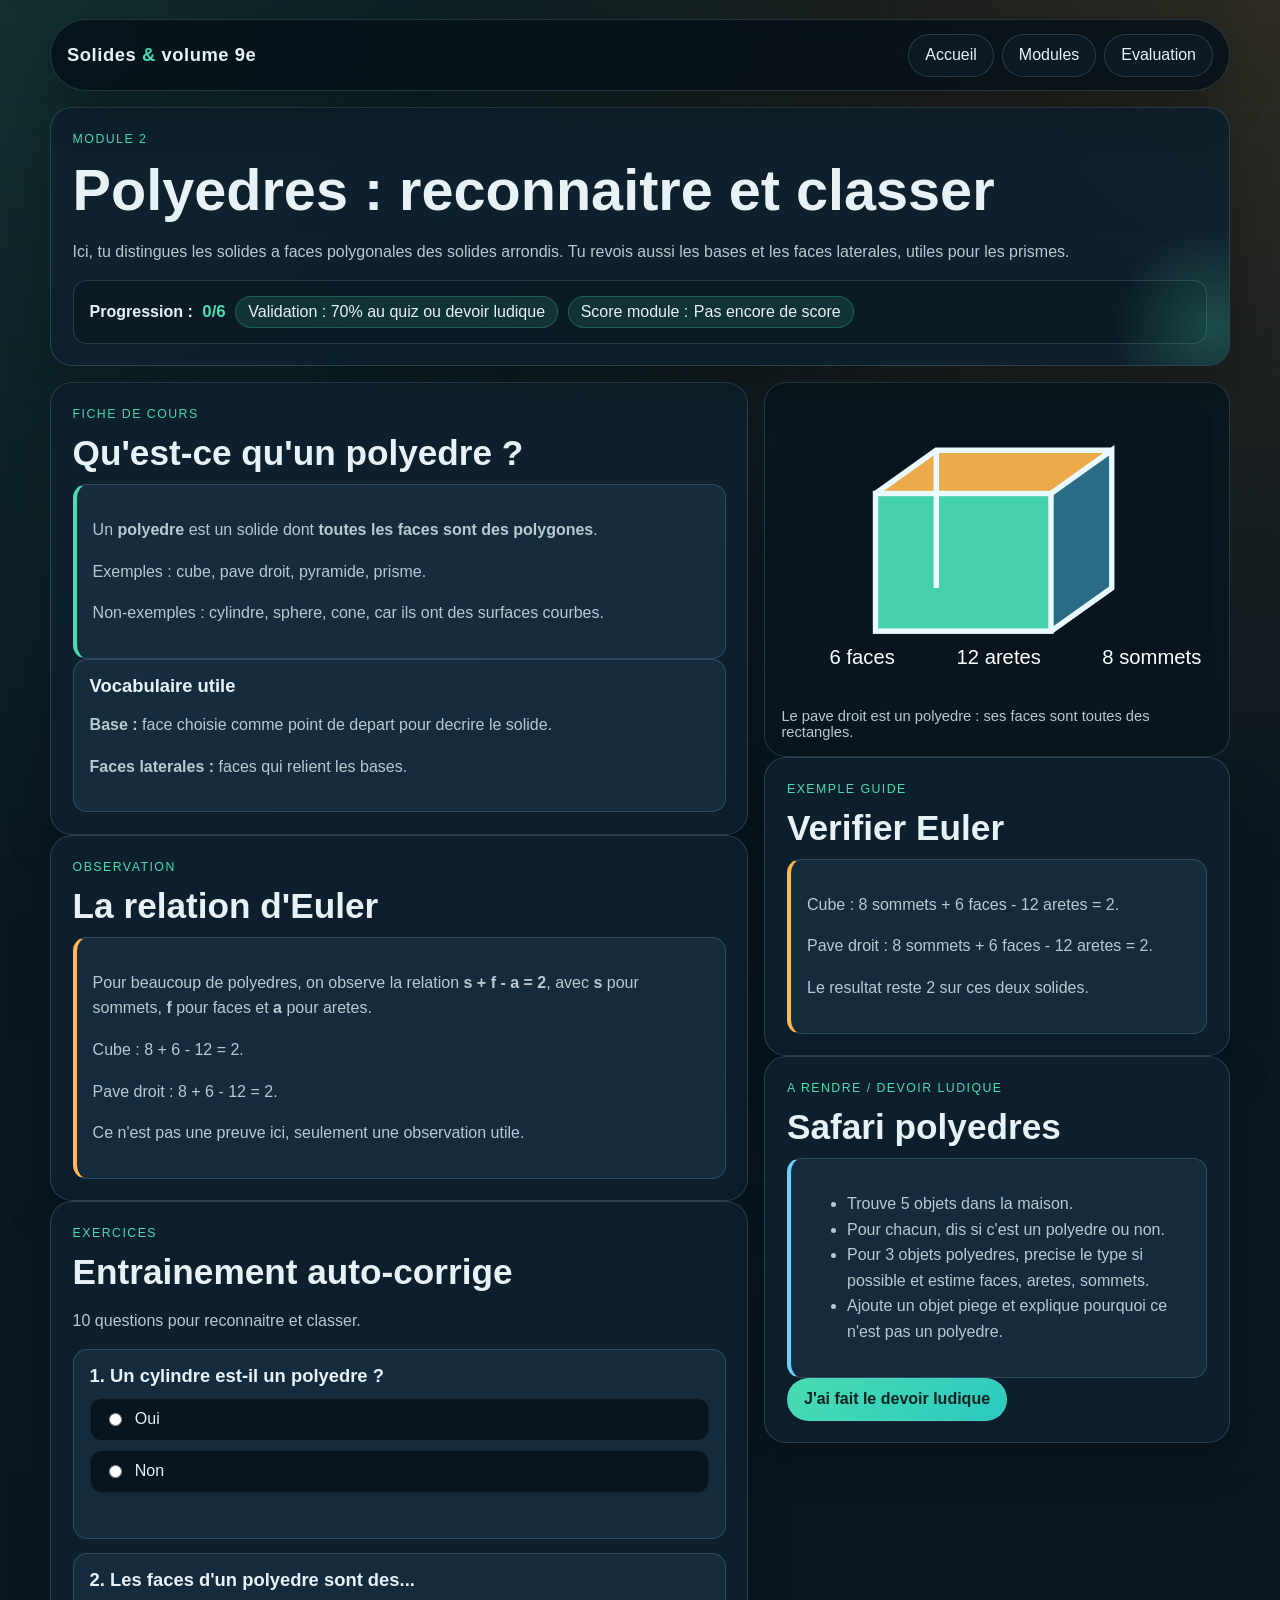
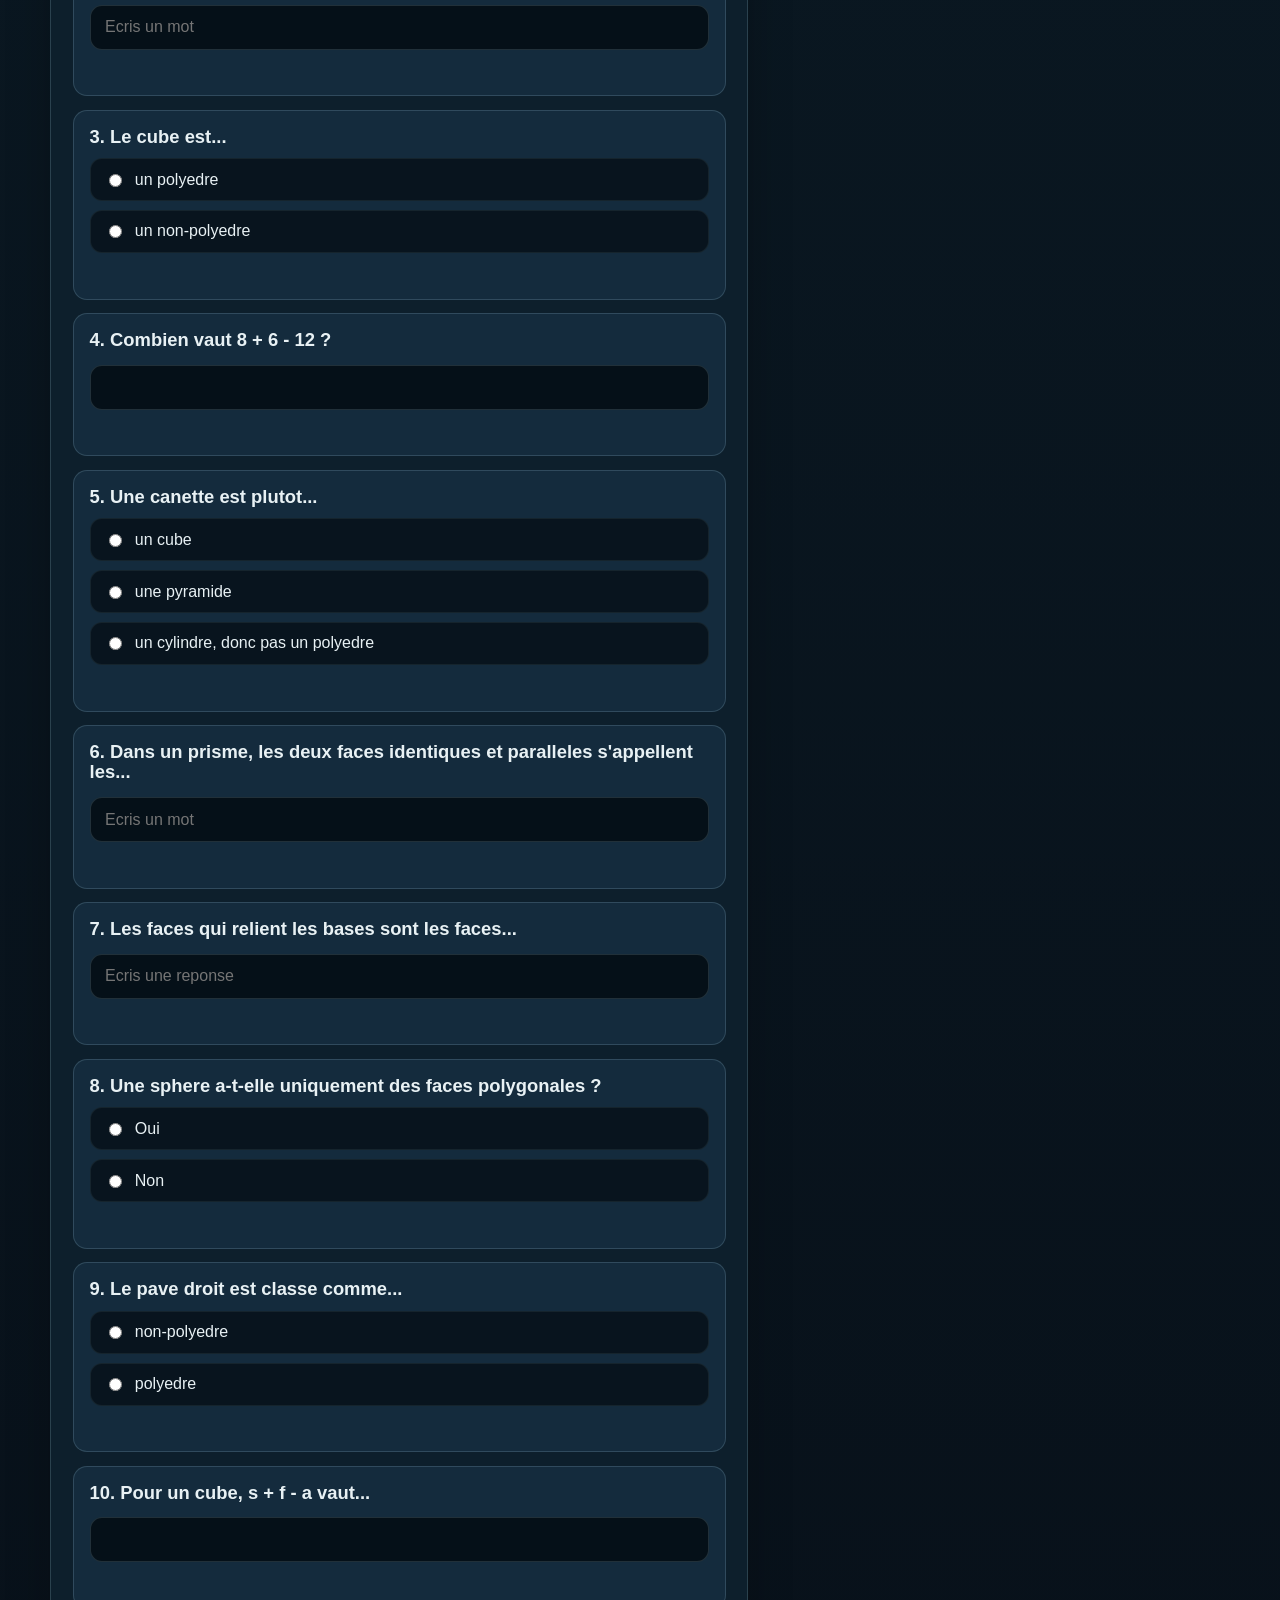
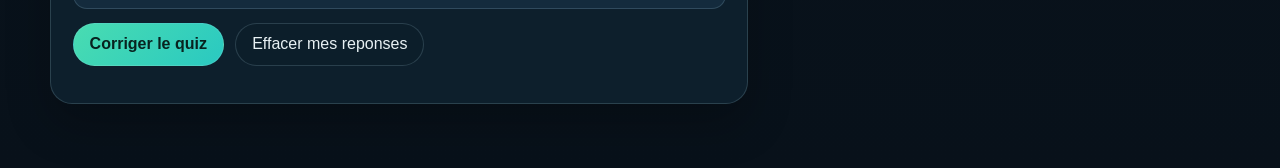
<file: lessons/02-polyedres.html>
<!DOCTYPE html>
<html lang="fr">
  <head>
    <meta charset="utf-8" />
    <meta name="viewport" content="width=device-width, initial-scale=1" />
    <title>Module 2 | Polyedres</title>
    <link rel="stylesheet" href="../style.css" />
    <script defer src="../config.js"></script>
    <script defer src="../app.js"></script>
  </head>
  <body data-page="lesson" data-module="02-polyedres">
    <div class="site-shell">
      <header class="site-header">
        <div class="header-row">
          <a class="brand" href="../index.html">Solides <span>&</span> volume 9e</a>
          <nav class="nav-links" aria-label="Navigation principale">
            <a href="../index.html">Accueil</a>
            <a href="../index.html#modules">Modules</a>
            <a href="../evaluation.html">Evaluation</a>
          </nav>
        </div>
      </header>

      <main>
        <section class="hero">
          <p class="eyebrow">Module 2</p>
          <h1>Polyedres : reconnaitre et classer</h1>
          <p>
            Ici, tu distingues les solides a faces polygonales des solides arrondis. Tu revois aussi les bases et les
            faces laterales, utiles pour les prismes.
          </p>
          <div class="progress-banner">
            <strong>Progression :</strong>
            <span class="progress-count" data-progress-count>0/6</span>
            <span class="chip" data-module-status>Validation : 70% au quiz ou devoir ludique</span>
            <span class="score-chip">Score module : <span data-module-score>Pas encore de score</span></span>
          </div>
        </section>

        <section class="lesson-layout">
          <div>
            <article class="card">
              <p class="eyebrow">Fiche de cours</p>
              <h2>Qu'est-ce qu'un polyedre ?</h2>
              <div class="retenir-box">
                <p>
                  Un <strong>polyedre</strong> est un solide dont <strong>toutes les faces sont des polygones</strong>.
                </p>
                <p>Exemples : cube, pave droit, pyramide, prisme.</p>
                <p>Non-exemples : cylindre, sphere, cone, car ils ont des surfaces courbes.</p>
              </div>
              <div class="note-box">
                <h3>Vocabulaire utile</h3>
                <p><strong>Base :</strong> face choisie comme point de depart pour decrire le solide.</p>
                <p><strong>Faces laterales :</strong> faces qui relient les bases.</p>
              </div>
            </article>

            <article class="card">
              <p class="eyebrow">Observation</p>
              <h2>La relation d'Euler</h2>
              <div class="example-box">
                <p>
                  Pour beaucoup de polyedres, on observe la relation <strong>s + f - a = 2</strong>, avec
                  <strong>s</strong> pour sommets, <strong>f</strong> pour faces et <strong>a</strong> pour aretes.
                </p>
                <p>Cube : 8 + 6 - 12 = 2.</p>
                <p>Pave droit : 8 + 6 - 12 = 2.</p>
                <p>Ce n'est pas une preuve ici, seulement une observation utile.</p>
              </div>
            </article>

            <article class="card quiz" data-quiz data-module-id="02-polyedres" data-pass-score="70">
              <p class="eyebrow">Exercices</p>
              <h2>Entrainement auto-corrige</h2>
              <p>10 questions pour reconnaitre et classer.</p>
              <form class="quiz-form">
                <article class="quiz-question" data-type="single" data-answer="b">
                  <h3>1. Un cylindre est-il un polyedre ?</h3>
                  <div class="choice-list">
                    <label class="choice"><input type="radio" name="m2q1" value="a" /> Oui</label>
                    <label class="choice"><input type="radio" name="m2q1" value="b" /> Non</label>
                  </div>
                  <p class="feedback"></p>
                </article>

                <article class="quiz-question" data-type="text" data-answer="polygones|polygone">
                  <h3>2. Les faces d'un polyedre sont des...</h3>
                  <input type="text" name="m2q2" placeholder="Ecris un mot" />
                  <p class="feedback"></p>
                </article>

                <article class="quiz-question" data-type="single" data-answer="a">
                  <h3>3. Le cube est...</h3>
                  <div class="choice-list">
                    <label class="choice"><input type="radio" name="m2q3" value="a" /> un polyedre</label>
                    <label class="choice"><input type="radio" name="m2q3" value="b" /> un non-polyedre</label>
                  </div>
                  <p class="feedback"></p>
                </article>

                <article class="quiz-question" data-type="number" data-answer="2">
                  <h3>4. Combien vaut 8 + 6 - 12 ?</h3>
                  <input type="number" name="m2q4" />
                  <p class="feedback"></p>
                </article>

                <article class="quiz-question" data-type="single" data-answer="c">
                  <h3>5. Une canette est plutot...</h3>
                  <div class="choice-list">
                    <label class="choice"><input type="radio" name="m2q5" value="a" /> un cube</label>
                    <label class="choice"><input type="radio" name="m2q5" value="b" /> une pyramide</label>
                    <label class="choice"><input type="radio" name="m2q5" value="c" /> un cylindre, donc pas un polyedre</label>
                  </div>
                  <p class="feedback"></p>
                </article>

                <article class="quiz-question" data-type="text" data-answer="bases|base">
                  <h3>6. Dans un prisme, les deux faces identiques et paralleles s'appellent les...</h3>
                  <input type="text" name="m2q6" placeholder="Ecris un mot" />
                  <p class="feedback"></p>
                </article>

                <article class="quiz-question" data-type="text" data-answer="laterales|faces laterales">
                  <h3>7. Les faces qui relient les bases sont les faces...</h3>
                  <input type="text" name="m2q7" placeholder="Ecris une reponse" />
                  <p class="feedback"></p>
                </article>

                <article class="quiz-question" data-type="single" data-answer="b">
                  <h3>8. Une sphere a-t-elle uniquement des faces polygonales ?</h3>
                  <div class="choice-list">
                    <label class="choice"><input type="radio" name="m2q8" value="a" /> Oui</label>
                    <label class="choice"><input type="radio" name="m2q8" value="b" /> Non</label>
                  </div>
                  <p class="feedback"></p>
                </article>

                <article class="quiz-question" data-type="single" data-answer="b">
                  <h3>9. Le pave droit est classe comme...</h3>
                  <div class="choice-list">
                    <label class="choice"><input type="radio" name="m2q9" value="a" /> non-polyedre</label>
                    <label class="choice"><input type="radio" name="m2q9" value="b" /> polyedre</label>
                  </div>
                  <p class="feedback"></p>
                </article>

                <article class="quiz-question" data-type="number" data-answer="2">
                  <h3>10. Pour un cube, s + f - a vaut...</h3>
                  <input type="number" name="m2q10" />
                  <p class="feedback"></p>
                </article>

                <div class="quiz-actions">
                  <button class="btn" type="submit">Corriger le quiz</button>
                  <button class="ghost-btn" type="button" data-reset-quiz>Effacer mes reponses</button>
                </div>
              </form>
              <div class="quiz-summary" data-quiz-summary></div>
            </article>
          </div>

          <div>
            <article class="illustration-card">
              <img src="../assets/img/pave-droit.svg" alt="Pave droit represente en perspective" />
              <figcaption>Le pave droit est un polyedre : ses faces sont toutes des rectangles.</figcaption>
            </article>

            <article class="card">
              <p class="eyebrow">Exemple guide</p>
              <h2>Verifier Euler</h2>
              <div class="example-box">
                <p>Cube : 8 sommets + 6 faces - 12 aretes = 2.</p>
                <p>Pave droit : 8 sommets + 6 faces - 12 aretes = 2.</p>
                <p>Le resultat reste 2 sur ces deux solides.</p>
              </div>
            </article>

            <article class="card">
              <p class="eyebrow">A rendre / Devoir ludique</p>
              <h2>Safari polyedres</h2>
              <div class="exercise-box">
                <ul>
                  <li>Trouve 5 objets dans la maison.</li>
                  <li>Pour chacun, dis si c'est un polyedre ou non.</li>
                  <li>Pour 3 objets polyedres, precise le type si possible et estime faces, aretes, sommets.</li>
                  <li>Ajoute un objet piege et explique pourquoi ce n'est pas un polyedre.</li>
                </ul>
              </div>
              <div class="module-actions">
                <button class="btn" type="button" data-homework-toggle>J'ai fait le devoir ludique</button>
              </div>
            </article>
          </div>
        </section>
      </main>
    </div>
  </body>
</html>
</file>
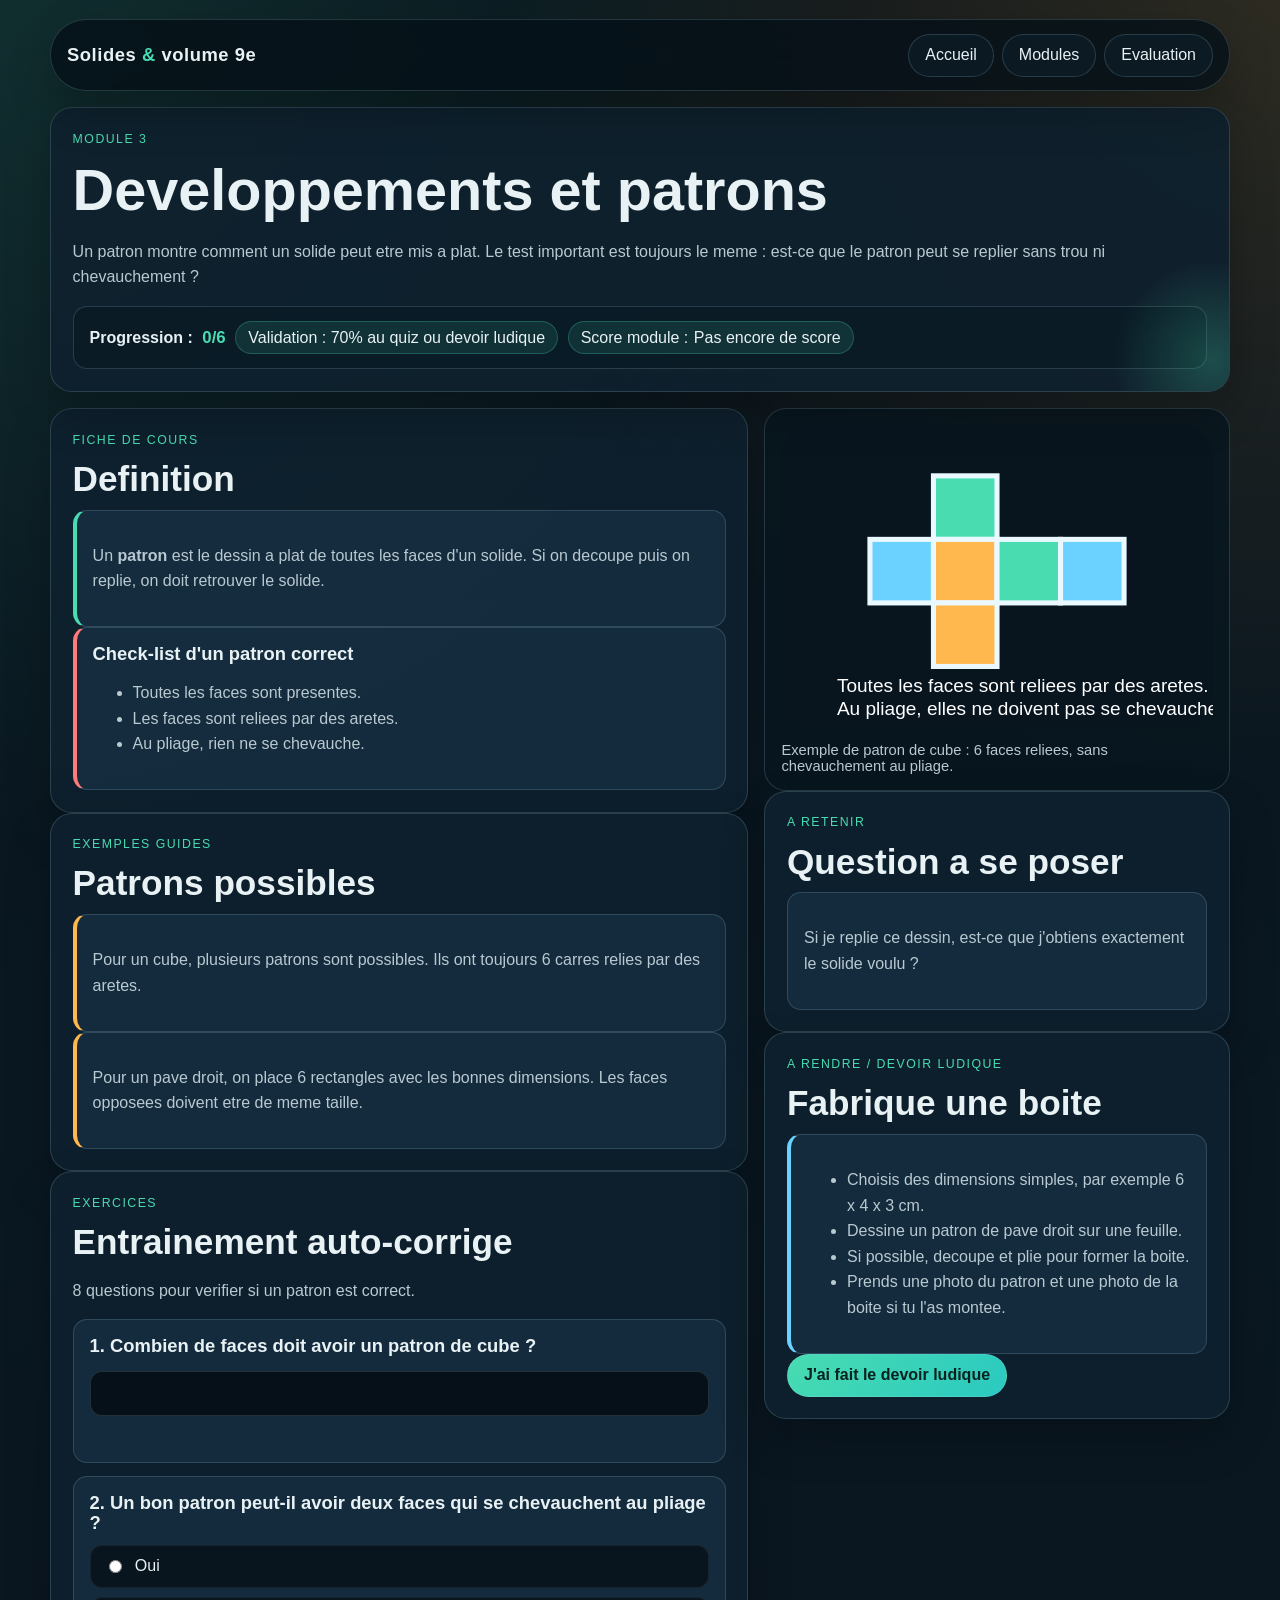
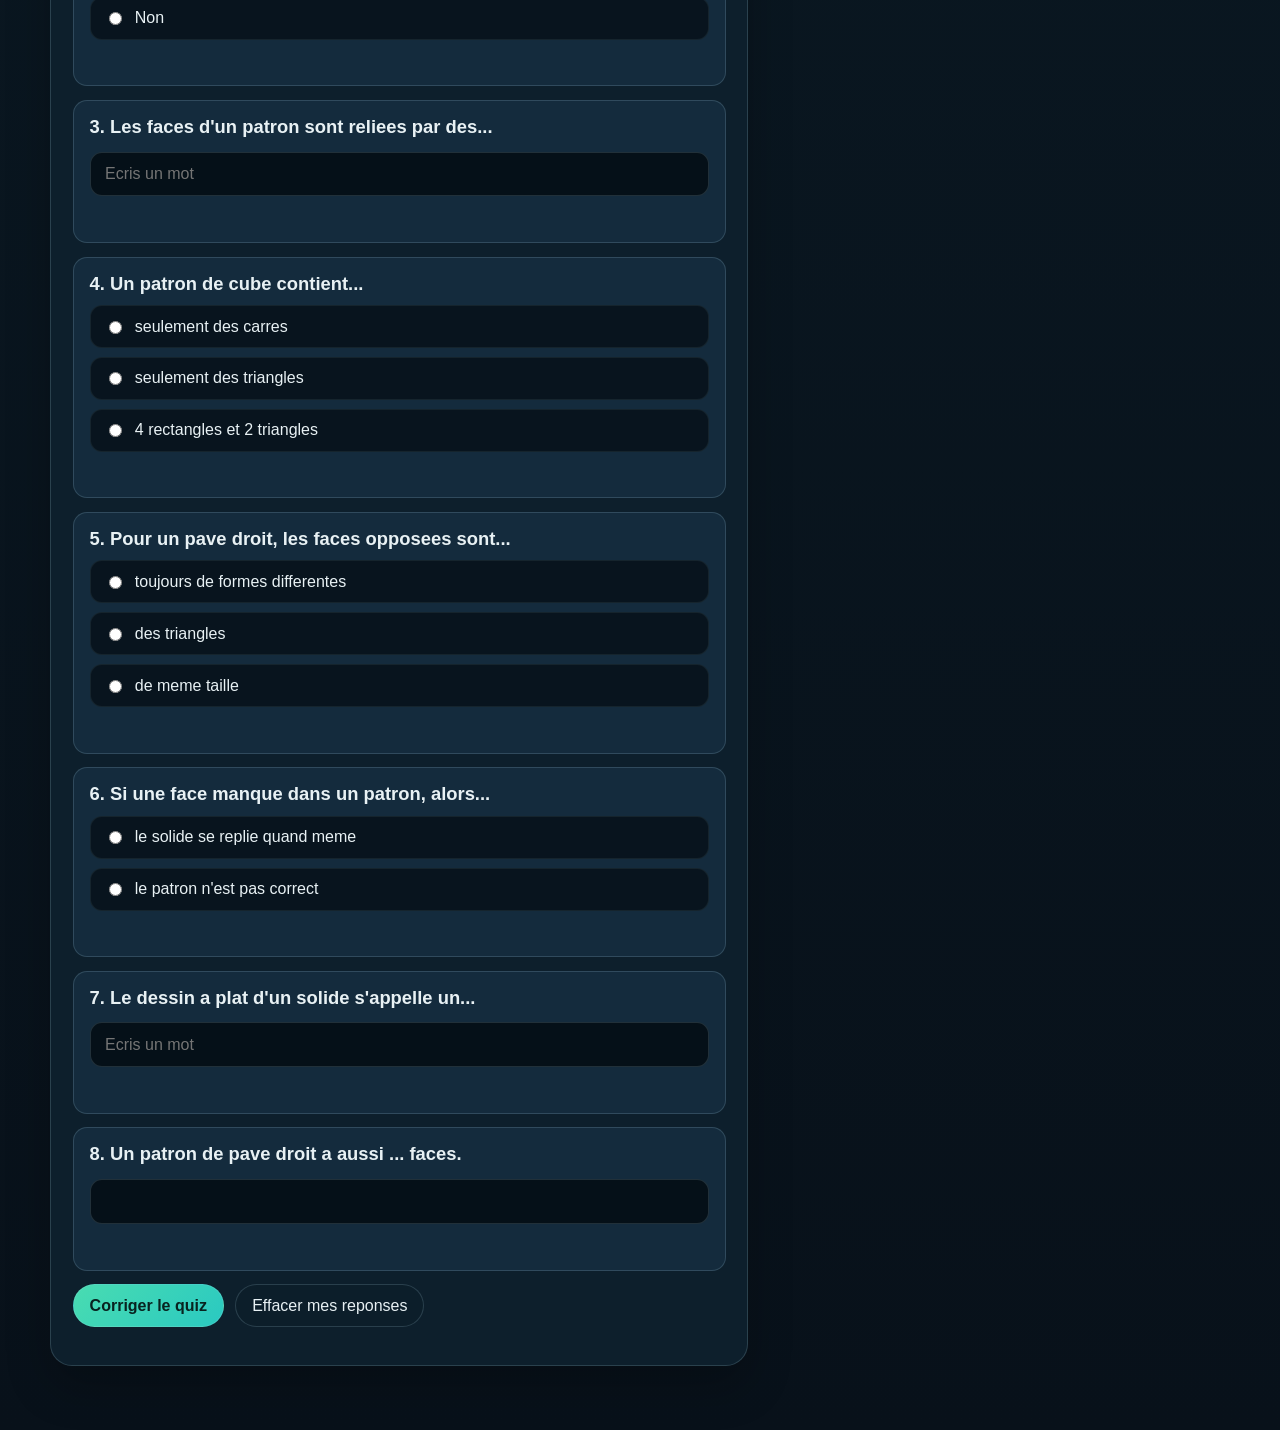
<file: lessons/03-patrons.html>
<!DOCTYPE html>
<html lang="fr">
  <head>
    <meta charset="utf-8" />
    <meta name="viewport" content="width=device-width, initial-scale=1" />
    <title>Module 3 | Patrons</title>
    <link rel="stylesheet" href="../style.css" />
    <script defer src="../config.js"></script>
    <script defer src="../app.js"></script>
  </head>
  <body data-page="lesson" data-module="03-patrons">
    <div class="site-shell">
      <header class="site-header">
        <div class="header-row">
          <a class="brand" href="../index.html">Solides <span>&</span> volume 9e</a>
          <nav class="nav-links" aria-label="Navigation principale">
            <a href="../index.html">Accueil</a>
            <a href="../index.html#modules">Modules</a>
            <a href="../evaluation.html">Evaluation</a>
          </nav>
        </div>
      </header>

      <main>
        <section class="hero">
          <p class="eyebrow">Module 3</p>
          <h1>Developpements et patrons</h1>
          <p>
            Un patron montre comment un solide peut etre mis a plat. Le test important est toujours le meme : est-ce
            que le patron peut se replier sans trou ni chevauchement ?
          </p>
          <div class="progress-banner">
            <strong>Progression :</strong>
            <span class="progress-count" data-progress-count>0/6</span>
            <span class="chip" data-module-status>Validation : 70% au quiz ou devoir ludique</span>
            <span class="score-chip">Score module : <span data-module-score>Pas encore de score</span></span>
          </div>
        </section>

        <section class="lesson-layout">
          <div>
            <article class="card">
              <p class="eyebrow">Fiche de cours</p>
              <h2>Definition</h2>
              <div class="retenir-box">
                <p>
                  Un <strong>patron</strong> est le dessin a plat de toutes les faces d'un solide. Si on decoupe puis on
                  replie, on doit retrouver le solide.
                </p>
              </div>
              <div class="warning-box">
                <h3>Check-list d'un patron correct</h3>
                <ul>
                  <li>Toutes les faces sont presentes.</li>
                  <li>Les faces sont reliees par des aretes.</li>
                  <li>Au pliage, rien ne se chevauche.</li>
                </ul>
              </div>
            </article>

            <article class="card">
              <p class="eyebrow">Exemples guides</p>
              <h2>Patrons possibles</h2>
              <div class="example-box">
                <p>Pour un cube, plusieurs patrons sont possibles. Ils ont toujours 6 carres relies par des aretes.</p>
              </div>
              <div class="example-box">
                <p>
                  Pour un pave droit, on place 6 rectangles avec les bonnes dimensions. Les faces opposees doivent etre
                  de meme taille.
                </p>
              </div>
            </article>

            <article class="card quiz" data-quiz data-module-id="03-patrons" data-pass-score="70">
              <p class="eyebrow">Exercices</p>
              <h2>Entrainement auto-corrige</h2>
              <p>8 questions pour verifier si un patron est correct.</p>
              <form class="quiz-form">
                <article class="quiz-question" data-type="number" data-answer="6">
                  <h3>1. Combien de faces doit avoir un patron de cube ?</h3>
                  <input type="number" name="m3q1" />
                  <p class="feedback"></p>
                </article>

                <article class="quiz-question" data-type="single" data-answer="b">
                  <h3>2. Un bon patron peut-il avoir deux faces qui se chevauchent au pliage ?</h3>
                  <div class="choice-list">
                    <label class="choice"><input type="radio" name="m3q2" value="a" /> Oui</label>
                    <label class="choice"><input type="radio" name="m3q2" value="b" /> Non</label>
                  </div>
                  <p class="feedback"></p>
                </article>

                <article class="quiz-question" data-type="text" data-answer="aretes|arete">
                  <h3>3. Les faces d'un patron sont reliees par des...</h3>
                  <input type="text" name="m3q3" placeholder="Ecris un mot" />
                  <p class="feedback"></p>
                </article>

                <article class="quiz-question" data-type="single" data-answer="a">
                  <h3>4. Un patron de cube contient...</h3>
                  <div class="choice-list">
                    <label class="choice"><input type="radio" name="m3q4" value="a" /> seulement des carres</label>
                    <label class="choice"><input type="radio" name="m3q4" value="b" /> seulement des triangles</label>
                    <label class="choice"><input type="radio" name="m3q4" value="c" /> 4 rectangles et 2 triangles</label>
                  </div>
                  <p class="feedback"></p>
                </article>

                <article class="quiz-question" data-type="single" data-answer="c">
                  <h3>5. Pour un pave droit, les faces opposees sont...</h3>
                  <div class="choice-list">
                    <label class="choice"><input type="radio" name="m3q5" value="a" /> toujours de formes differentes</label>
                    <label class="choice"><input type="radio" name="m3q5" value="b" /> des triangles</label>
                    <label class="choice"><input type="radio" name="m3q5" value="c" /> de meme taille</label>
                  </div>
                  <p class="feedback"></p>
                </article>

                <article class="quiz-question" data-type="single" data-answer="b">
                  <h3>6. Si une face manque dans un patron, alors...</h3>
                  <div class="choice-list">
                    <label class="choice"><input type="radio" name="m3q6" value="a" /> le solide se replie quand meme</label>
                    <label class="choice"><input type="radio" name="m3q6" value="b" /> le patron n'est pas correct</label>
                  </div>
                  <p class="feedback"></p>
                </article>

                <article class="quiz-question" data-type="text" data-answer="patron">
                  <h3>7. Le dessin a plat d'un solide s'appelle un...</h3>
                  <input type="text" name="m3q7" placeholder="Ecris un mot" />
                  <p class="feedback"></p>
                </article>

                <article class="quiz-question" data-type="number" data-answer="6">
                  <h3>8. Un patron de pave droit a aussi ... faces.</h3>
                  <input type="number" name="m3q8" />
                  <p class="feedback"></p>
                </article>

                <div class="quiz-actions">
                  <button class="btn" type="submit">Corriger le quiz</button>
                  <button class="ghost-btn" type="button" data-reset-quiz>Effacer mes reponses</button>
                </div>
              </form>
              <div class="quiz-summary" data-quiz-summary></div>
            </article>
          </div>

          <div>
            <article class="illustration-card">
              <img src="../assets/img/patron.svg" alt="Patron de cube represente en six carres" />
              <figcaption>Exemple de patron de cube : 6 faces reliees, sans chevauchement au pliage.</figcaption>
            </article>

            <article class="card">
              <p class="eyebrow">A retenir</p>
              <h2>Question a se poser</h2>
              <div class="note-box">
                <p>Si je replie ce dessin, est-ce que j'obtiens exactement le solide voulu ?</p>
              </div>
            </article>

            <article class="card">
              <p class="eyebrow">A rendre / Devoir ludique</p>
              <h2>Fabrique une boite</h2>
              <div class="exercise-box">
                <ul>
                  <li>Choisis des dimensions simples, par exemple 6 x 4 x 3 cm.</li>
                  <li>Dessine un patron de pave droit sur une feuille.</li>
                  <li>Si possible, decoupe et plie pour former la boite.</li>
                  <li>Prends une photo du patron et une photo de la boite si tu l'as montee.</li>
                </ul>
              </div>
              <div class="module-actions">
                <button class="btn" type="button" data-homework-toggle>J'ai fait le devoir ludique</button>
              </div>
            </article>
          </div>
        </section>
      </main>
    </div>
  </body>
</html>
</file>
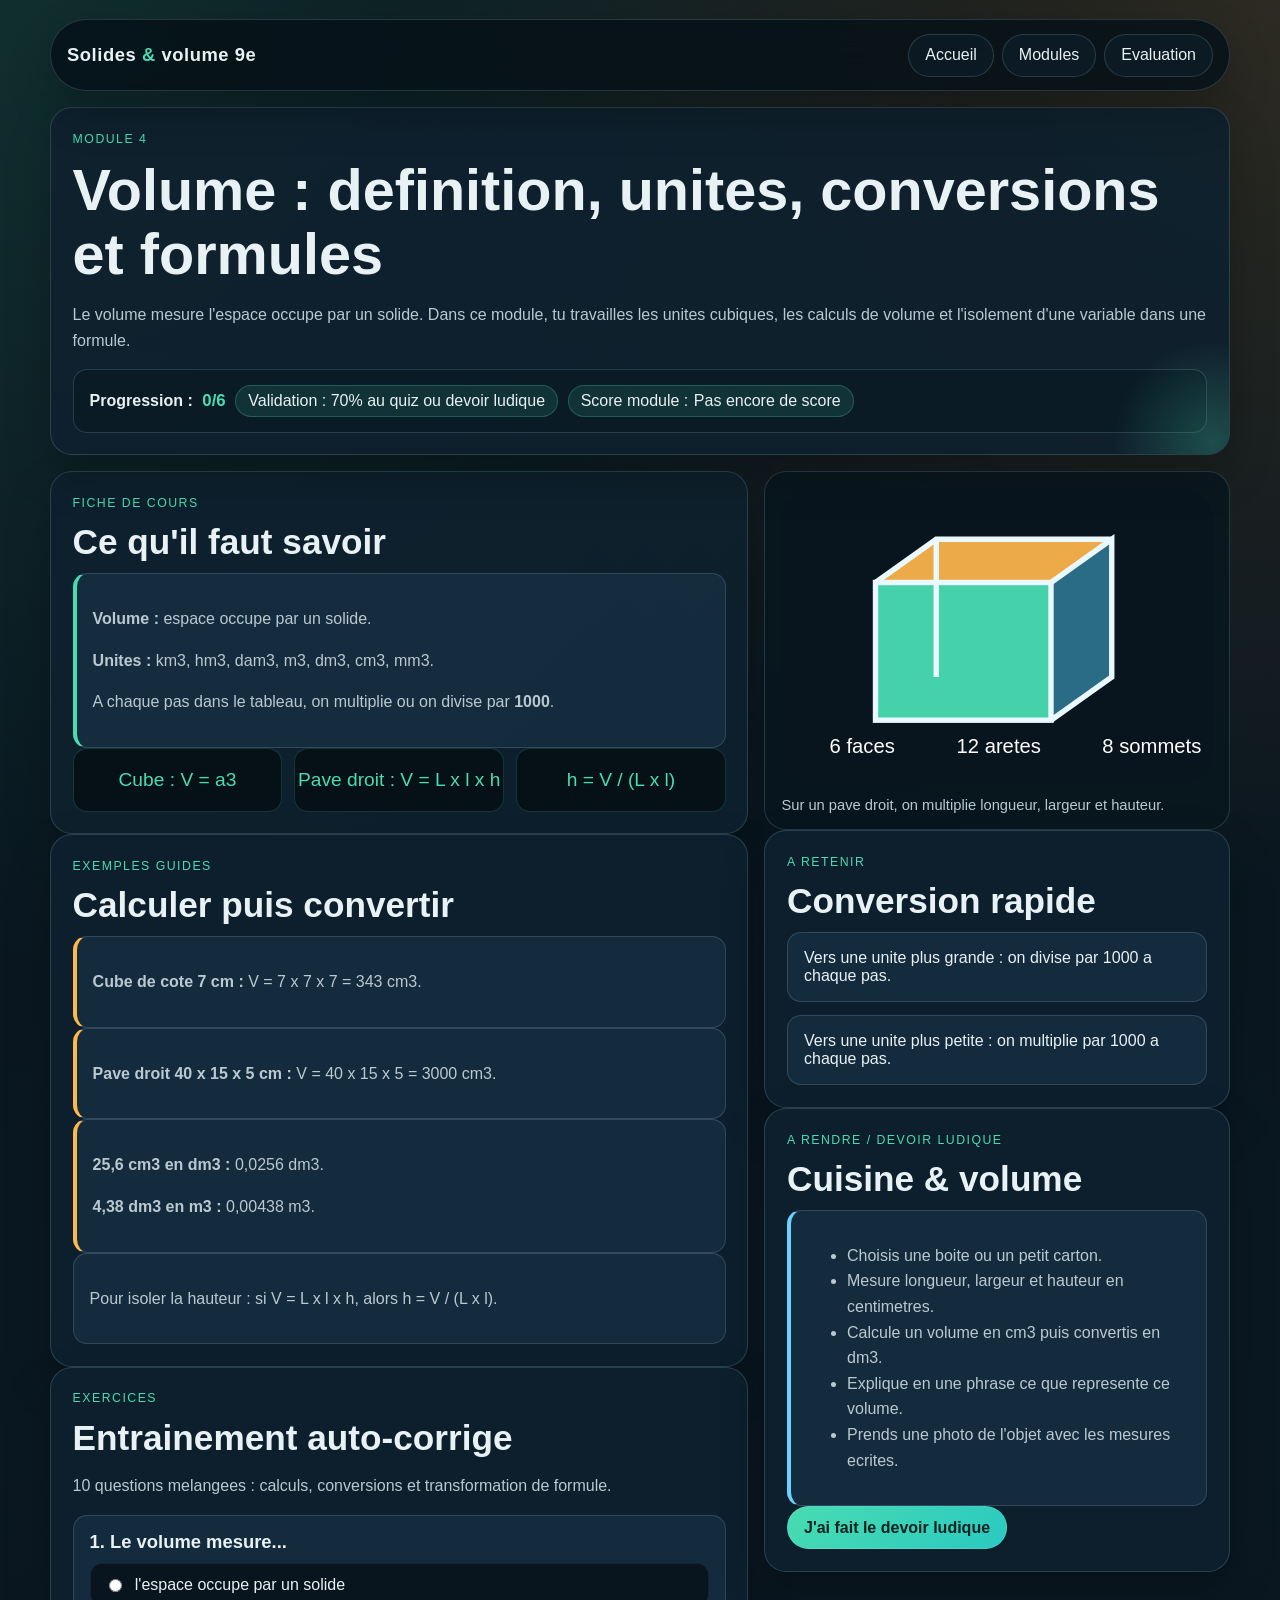
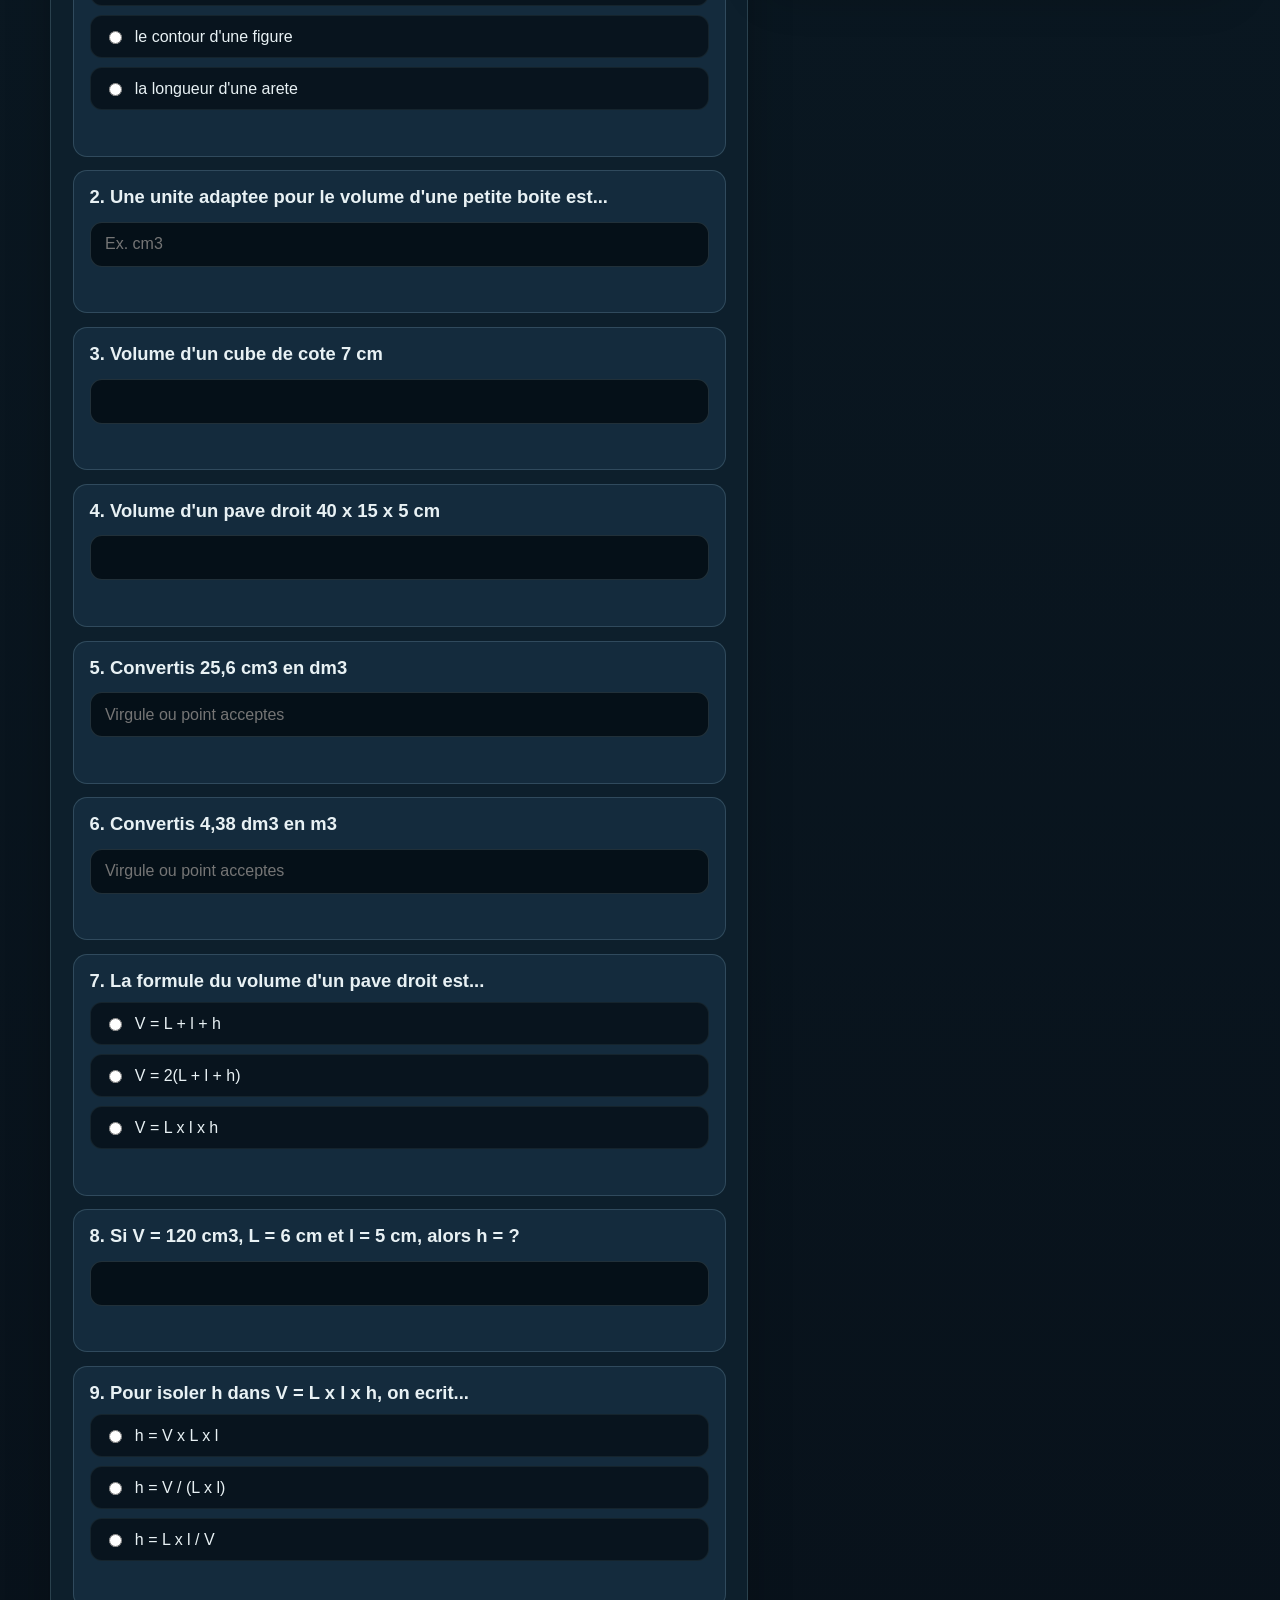
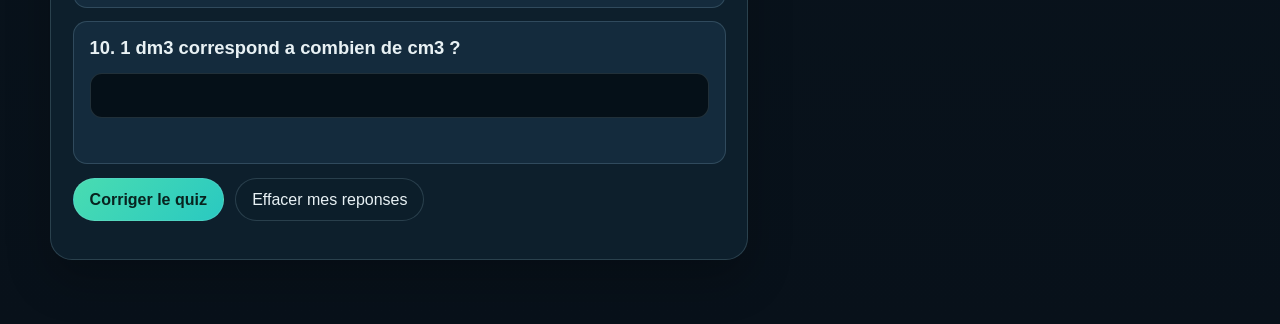
<file: lessons/04-volume.html>
<!DOCTYPE html>
<html lang="fr">
  <head>
    <meta charset="utf-8" />
    <meta name="viewport" content="width=device-width, initial-scale=1" />
    <title>Module 4 | Volume</title>
    <link rel="stylesheet" href="../style.css" />
    <script defer src="../config.js"></script>
    <script defer src="../app.js"></script>
  </head>
  <body data-page="lesson" data-module="04-volume">
    <div class="site-shell">
      <header class="site-header">
        <div class="header-row">
          <a class="brand" href="../index.html">Solides <span>&</span> volume 9e</a>
          <nav class="nav-links" aria-label="Navigation principale">
            <a href="../index.html">Accueil</a>
            <a href="../index.html#modules">Modules</a>
            <a href="../evaluation.html">Evaluation</a>
          </nav>
        </div>
      </header>

      <main>
        <section class="hero">
          <p class="eyebrow">Module 4</p>
          <h1>Volume : definition, unites, conversions et formules</h1>
          <p>
            Le volume mesure l'espace occupe par un solide. Dans ce module, tu travailles les unites cubiques, les
            calculs de volume et l'isolement d'une variable dans une formule.
          </p>
          <div class="progress-banner">
            <strong>Progression :</strong>
            <span class="progress-count" data-progress-count>0/6</span>
            <span class="chip" data-module-status>Validation : 70% au quiz ou devoir ludique</span>
            <span class="score-chip">Score module : <span data-module-score>Pas encore de score</span></span>
          </div>
        </section>

        <section class="lesson-layout">
          <div>
            <article class="card">
              <p class="eyebrow">Fiche de cours</p>
              <h2>Ce qu'il faut savoir</h2>
              <div class="retenir-box">
                <p><strong>Volume :</strong> espace occupe par un solide.</p>
                <p><strong>Unites :</strong> km3, hm3, dam3, m3, dm3, cm3, mm3.</p>
                <p>A chaque pas dans le tableau, on multiplie ou on divise par <strong>1000</strong>.</p>
              </div>
              <div class="mini-grid">
                <div class="formula">Cube : V = a3</div>
                <div class="formula">Pave droit : V = L x l x h</div>
                <div class="formula">h = V / (L x l)</div>
              </div>
            </article>

            <article class="card">
              <p class="eyebrow">Exemples guides</p>
              <h2>Calculer puis convertir</h2>
              <div class="example-box">
                <p><strong>Cube de cote 7 cm :</strong> V = 7 x 7 x 7 = 343 cm3.</p>
              </div>
              <div class="example-box">
                <p><strong>Pave droit 40 x 15 x 5 cm :</strong> V = 40 x 15 x 5 = 3000 cm3.</p>
              </div>
              <div class="example-box">
                <p><strong>25,6 cm3 en dm3 :</strong> 0,0256 dm3.</p>
                <p><strong>4,38 dm3 en m3 :</strong> 0,00438 m3.</p>
              </div>
              <div class="note-box">
                <p>Pour isoler la hauteur : si V = L x l x h, alors h = V / (L x l).</p>
              </div>
            </article>

            <article class="card quiz" data-quiz data-module-id="04-volume" data-pass-score="70">
              <p class="eyebrow">Exercices</p>
              <h2>Entrainement auto-corrige</h2>
              <p>10 questions melangees : calculs, conversions et transformation de formule.</p>
              <form class="quiz-form">
                <article class="quiz-question" data-type="single" data-answer="a">
                  <h3>1. Le volume mesure...</h3>
                  <div class="choice-list">
                    <label class="choice"><input type="radio" name="m4q1" value="a" /> l'espace occupe par un solide</label>
                    <label class="choice"><input type="radio" name="m4q1" value="b" /> le contour d'une figure</label>
                    <label class="choice"><input type="radio" name="m4q1" value="c" /> la longueur d'une arete</label>
                  </div>
                  <p class="feedback"></p>
                </article>

                <article class="quiz-question" data-type="text" data-answer="cm3|cm^3">
                  <h3>2. Une unite adaptee pour le volume d'une petite boite est...</h3>
                  <input type="text" name="m4q2" placeholder="Ex. cm3" />
                  <p class="feedback"></p>
                </article>

                <article class="quiz-question" data-type="number" data-answer="343">
                  <h3>3. Volume d'un cube de cote 7 cm</h3>
                  <input type="number" name="m4q3" />
                  <p class="feedback"></p>
                </article>

                <article class="quiz-question" data-type="number" data-answer="3000">
                  <h3>4. Volume d'un pave droit 40 x 15 x 5 cm</h3>
                  <input type="number" name="m4q4" />
                  <p class="feedback"></p>
                </article>

                <article class="quiz-question" data-type="number" data-answer="0.0256" data-tolerance="0.0001">
                  <h3>5. Convertis 25,6 cm3 en dm3</h3>
                  <input type="text" name="m4q5" placeholder="Virgule ou point acceptes" />
                  <p class="feedback"></p>
                </article>

                <article class="quiz-question" data-type="number" data-answer="0.00438" data-tolerance="0.00001">
                  <h3>6. Convertis 4,38 dm3 en m3</h3>
                  <input type="text" name="m4q6" placeholder="Virgule ou point acceptes" />
                  <p class="feedback"></p>
                </article>

                <article class="quiz-question" data-type="single" data-answer="c">
                  <h3>7. La formule du volume d'un pave droit est...</h3>
                  <div class="choice-list">
                    <label class="choice"><input type="radio" name="m4q7" value="a" /> V = L + l + h</label>
                    <label class="choice"><input type="radio" name="m4q7" value="b" /> V = 2(L + l + h)</label>
                    <label class="choice"><input type="radio" name="m4q7" value="c" /> V = L x l x h</label>
                  </div>
                  <p class="feedback"></p>
                </article>

                <article class="quiz-question" data-type="number" data-answer="4">
                  <h3>8. Si V = 120 cm3, L = 6 cm et l = 5 cm, alors h = ?</h3>
                  <input type="number" name="m4q8" />
                  <p class="feedback"></p>
                </article>

                <article class="quiz-question" data-type="single" data-answer="b">
                  <h3>9. Pour isoler h dans V = L x l x h, on ecrit...</h3>
                  <div class="choice-list">
                    <label class="choice"><input type="radio" name="m4q9" value="a" /> h = V x L x l</label>
                    <label class="choice"><input type="radio" name="m4q9" value="b" /> h = V / (L x l)</label>
                    <label class="choice"><input type="radio" name="m4q9" value="c" /> h = L x l / V</label>
                  </div>
                  <p class="feedback"></p>
                </article>

                <article class="quiz-question" data-type="number" data-answer="1000">
                  <h3>10. 1 dm3 correspond a combien de cm3 ?</h3>
                  <input type="number" name="m4q10" />
                  <p class="feedback"></p>
                </article>

                <div class="quiz-actions">
                  <button class="btn" type="submit">Corriger le quiz</button>
                  <button class="ghost-btn" type="button" data-reset-quiz>Effacer mes reponses</button>
                </div>
              </form>
              <div class="quiz-summary" data-quiz-summary></div>
            </article>
          </div>

          <div>
            <article class="illustration-card">
              <img src="../assets/img/pave-droit.svg" alt="Pave droit utilise pour parler du volume" />
              <figcaption>Sur un pave droit, on multiplie longueur, largeur et hauteur.</figcaption>
            </article>

            <article class="card">
              <p class="eyebrow">A retenir</p>
              <h2>Conversion rapide</h2>
              <div class="check-list">
                <div class="note-box">Vers une unite plus grande : on divise par 1000 a chaque pas.</div>
                <div class="note-box">Vers une unite plus petite : on multiplie par 1000 a chaque pas.</div>
              </div>
            </article>

            <article class="card">
              <p class="eyebrow">A rendre / Devoir ludique</p>
              <h2>Cuisine &amp; volume</h2>
              <div class="exercise-box">
                <ul>
                  <li>Choisis une boite ou un petit carton.</li>
                  <li>Mesure longueur, largeur et hauteur en centimetres.</li>
                  <li>Calcule un volume en cm3 puis convertis en dm3.</li>
                  <li>Explique en une phrase ce que represente ce volume.</li>
                  <li>Prends une photo de l'objet avec les mesures ecrites.</li>
                </ul>
              </div>
              <div class="module-actions">
                <button class="btn" type="button" data-homework-toggle>J'ai fait le devoir ludique</button>
              </div>
            </article>
          </div>
        </section>
      </main>
    </div>
  </body>
</html>
</file>
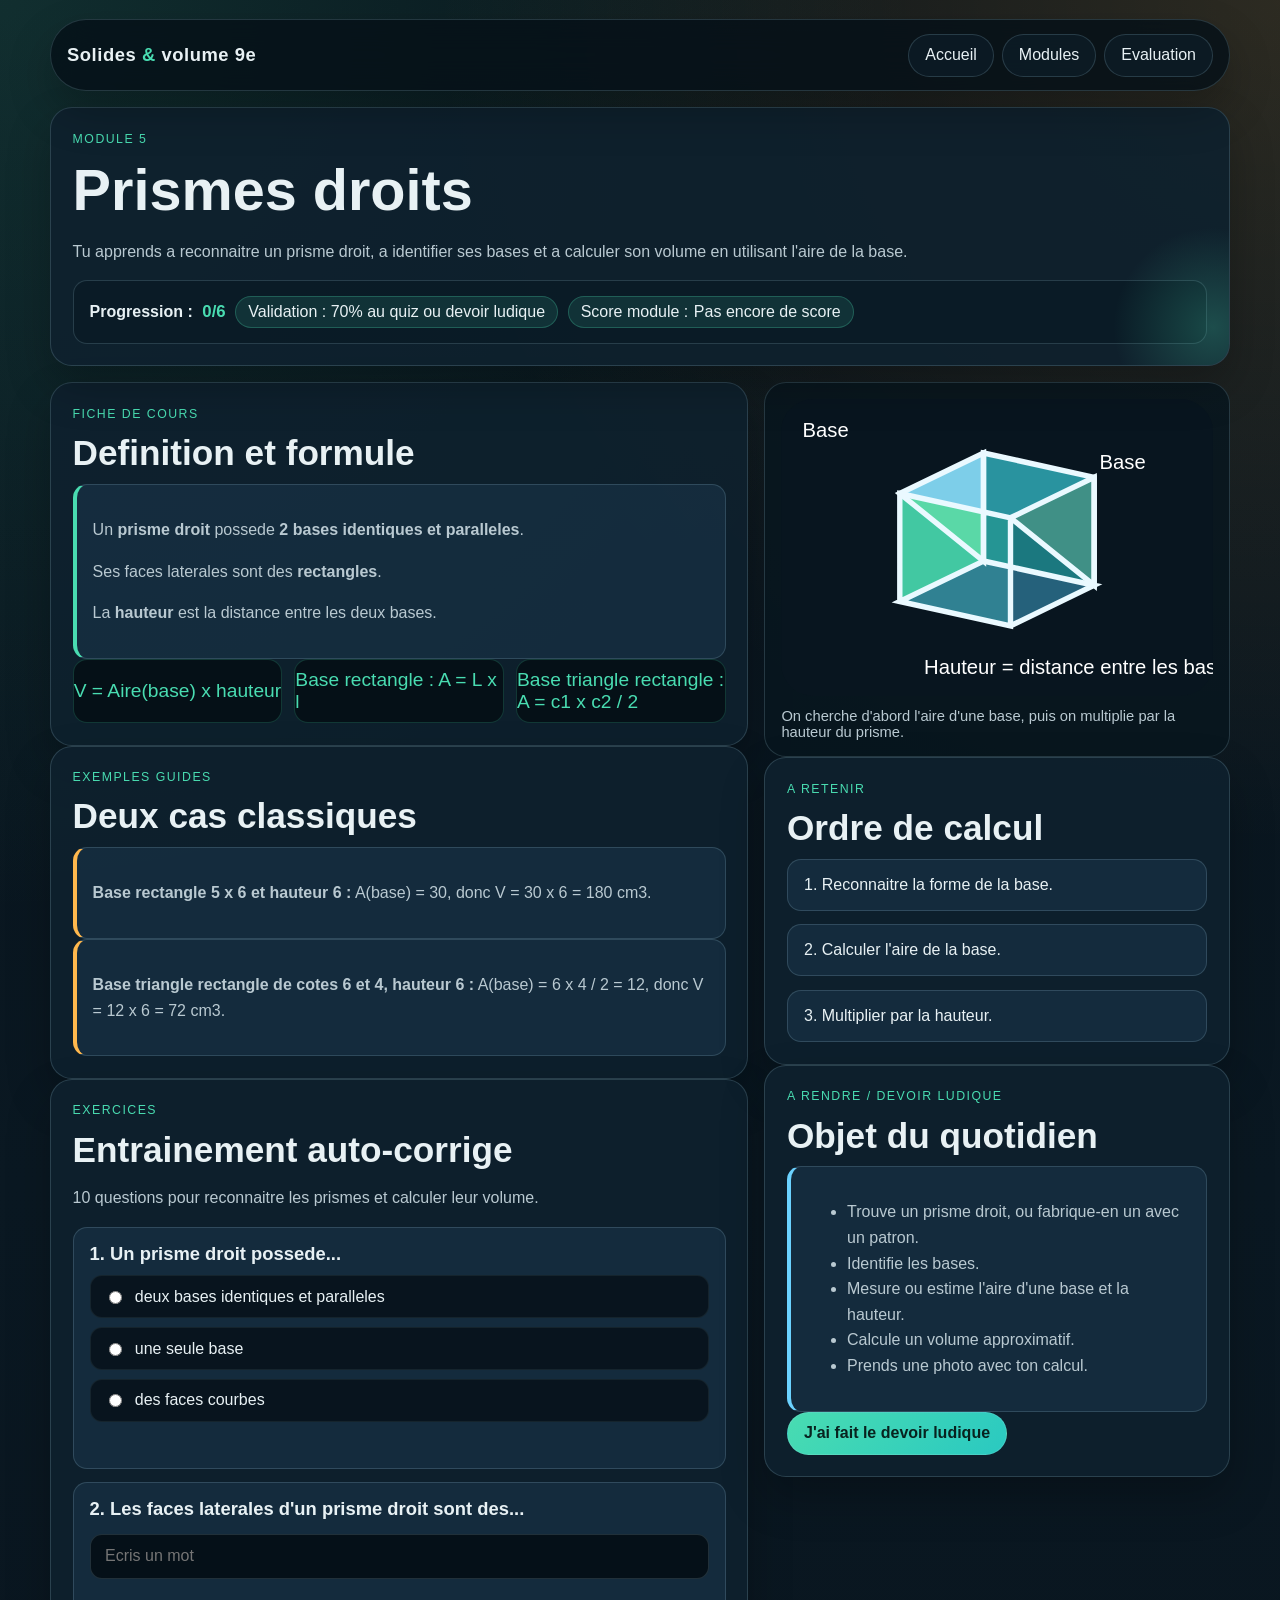
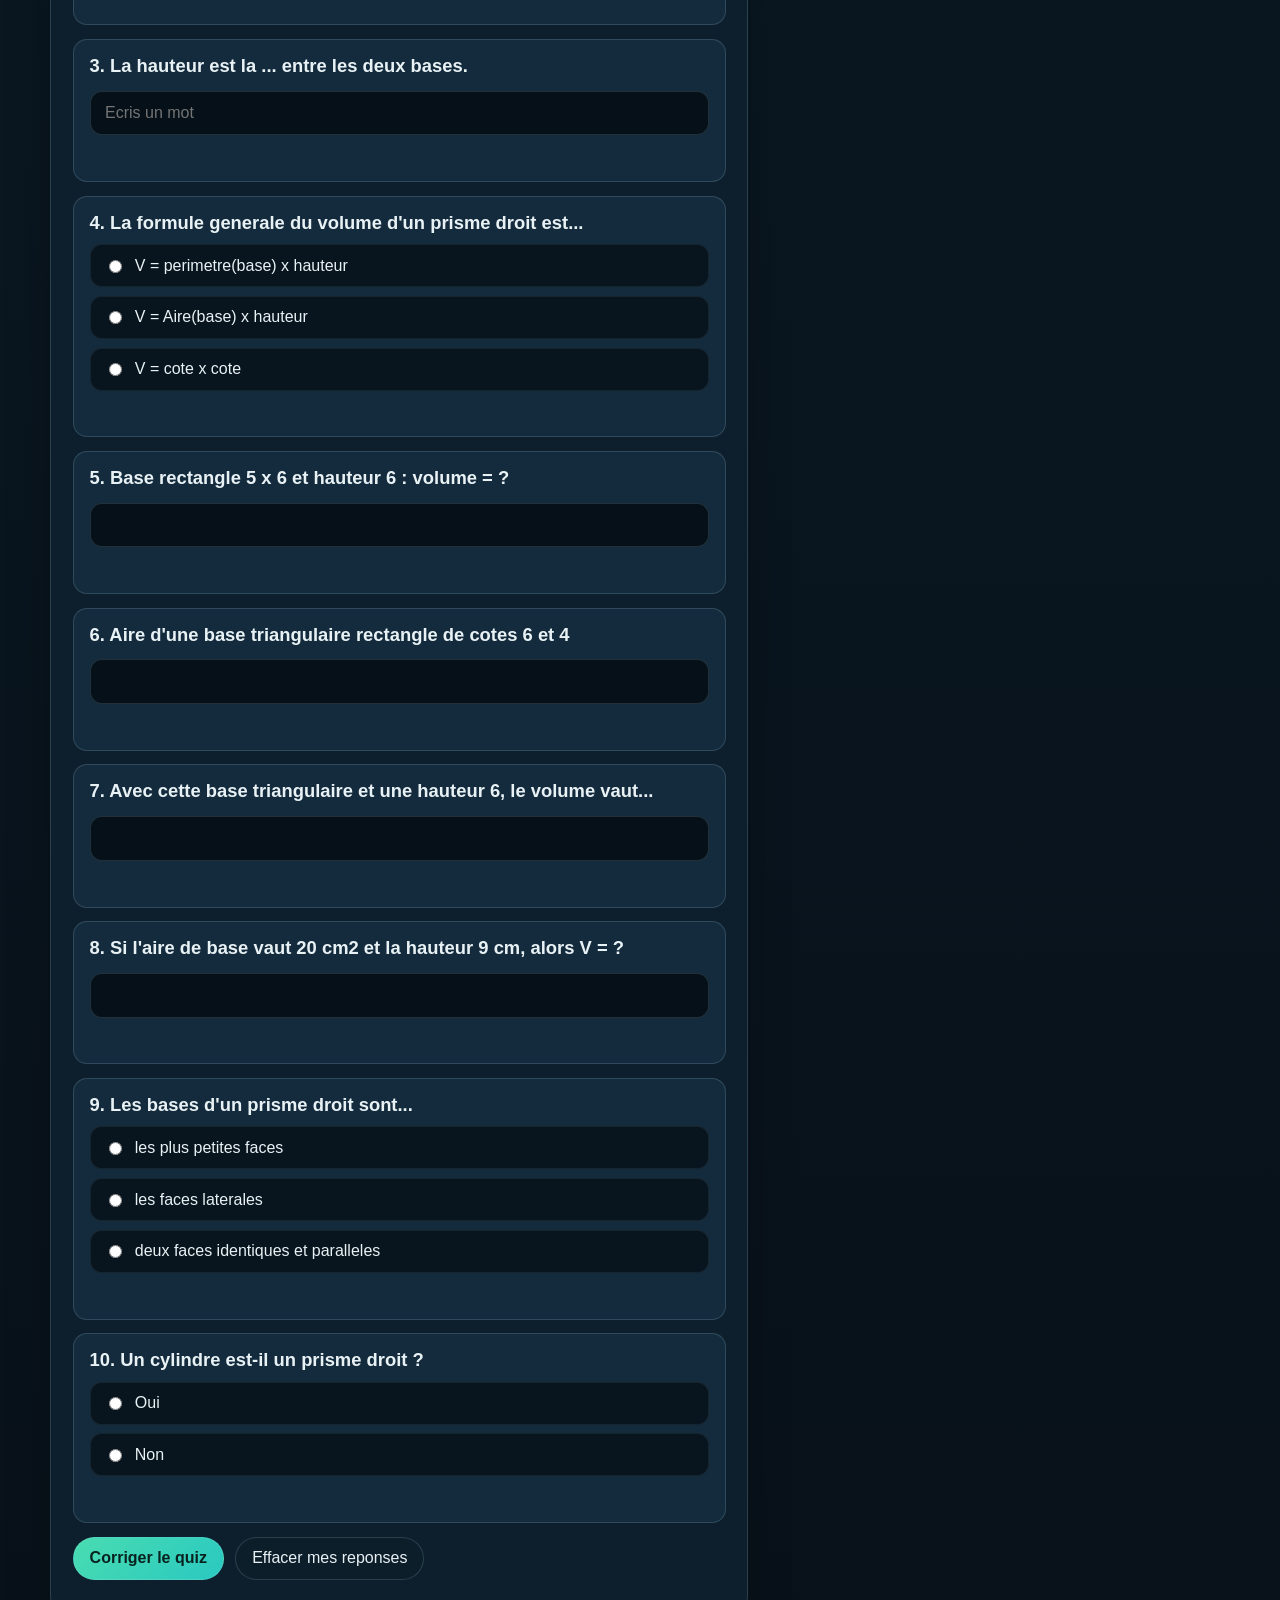
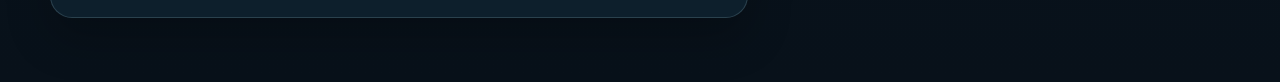
<file: lessons/05-prismes.html>
<!DOCTYPE html>
<html lang="fr">
  <head>
    <meta charset="utf-8" />
    <meta name="viewport" content="width=device-width, initial-scale=1" />
    <title>Module 5 | Prismes droits</title>
    <link rel="stylesheet" href="../style.css" />
    <script defer src="../config.js"></script>
    <script defer src="../app.js"></script>
  </head>
  <body data-page="lesson" data-module="05-prismes">
    <div class="site-shell">
      <header class="site-header">
        <div class="header-row">
          <a class="brand" href="../index.html">Solides <span>&</span> volume 9e</a>
          <nav class="nav-links" aria-label="Navigation principale">
            <a href="../index.html">Accueil</a>
            <a href="../index.html#modules">Modules</a>
            <a href="../evaluation.html">Evaluation</a>
          </nav>
        </div>
      </header>

      <main>
        <section class="hero">
          <p class="eyebrow">Module 5</p>
          <h1>Prismes droits</h1>
          <p>
            Tu apprends a reconnaitre un prisme droit, a identifier ses bases et a calculer son volume en utilisant
            l'aire de la base.
          </p>
          <div class="progress-banner">
            <strong>Progression :</strong>
            <span class="progress-count" data-progress-count>0/6</span>
            <span class="chip" data-module-status>Validation : 70% au quiz ou devoir ludique</span>
            <span class="score-chip">Score module : <span data-module-score>Pas encore de score</span></span>
          </div>
        </section>

        <section class="lesson-layout">
          <div>
            <article class="card">
              <p class="eyebrow">Fiche de cours</p>
              <h2>Definition et formule</h2>
              <div class="retenir-box">
                <p>Un <strong>prisme droit</strong> possede <strong>2 bases identiques et paralleles</strong>.</p>
                <p>Ses faces laterales sont des <strong>rectangles</strong>.</p>
                <p>La <strong>hauteur</strong> est la distance entre les deux bases.</p>
              </div>
              <div class="mini-grid">
                <div class="formula">V = Aire(base) x hauteur</div>
                <div class="formula">Base rectangle : A = L x l</div>
                <div class="formula">Base triangle rectangle : A = c1 x c2 / 2</div>
              </div>
            </article>

            <article class="card">
              <p class="eyebrow">Exemples guides</p>
              <h2>Deux cas classiques</h2>
              <div class="example-box">
                <p>
                  <strong>Base rectangle 5 x 6 et hauteur 6 :</strong> A(base) = 30, donc V = 30 x 6 = 180 cm3.
                </p>
              </div>
              <div class="example-box">
                <p>
                  <strong>Base triangle rectangle de cotes 6 et 4, hauteur 6 :</strong> A(base) = 6 x 4 / 2 = 12,
                  donc V = 12 x 6 = 72 cm3.
                </p>
              </div>
            </article>

            <article class="card quiz" data-quiz data-module-id="05-prismes" data-pass-score="70">
              <p class="eyebrow">Exercices</p>
              <h2>Entrainement auto-corrige</h2>
              <p>10 questions pour reconnaitre les prismes et calculer leur volume.</p>
              <form class="quiz-form">
                <article class="quiz-question" data-type="single" data-answer="a">
                  <h3>1. Un prisme droit possede...</h3>
                  <div class="choice-list">
                    <label class="choice"><input type="radio" name="m5q1" value="a" /> deux bases identiques et paralleles</label>
                    <label class="choice"><input type="radio" name="m5q1" value="b" /> une seule base</label>
                    <label class="choice"><input type="radio" name="m5q1" value="c" /> des faces courbes</label>
                  </div>
                  <p class="feedback"></p>
                </article>

                <article class="quiz-question" data-type="text" data-answer="rectangles|rectangle">
                  <h3>2. Les faces laterales d'un prisme droit sont des...</h3>
                  <input type="text" name="m5q2" placeholder="Ecris un mot" />
                  <p class="feedback"></p>
                </article>

                <article class="quiz-question" data-type="text" data-answer="distance">
                  <h3>3. La hauteur est la ... entre les deux bases.</h3>
                  <input type="text" name="m5q3" placeholder="Ecris un mot" />
                  <p class="feedback"></p>
                </article>

                <article class="quiz-question" data-type="single" data-answer="b">
                  <h3>4. La formule generale du volume d'un prisme droit est...</h3>
                  <div class="choice-list">
                    <label class="choice"><input type="radio" name="m5q4" value="a" /> V = perimetre(base) x hauteur</label>
                    <label class="choice"><input type="radio" name="m5q4" value="b" /> V = Aire(base) x hauteur</label>
                    <label class="choice"><input type="radio" name="m5q4" value="c" /> V = cote x cote</label>
                  </div>
                  <p class="feedback"></p>
                </article>

                <article class="quiz-question" data-type="number" data-answer="180">
                  <h3>5. Base rectangle 5 x 6 et hauteur 6 : volume = ?</h3>
                  <input type="number" name="m5q5" />
                  <p class="feedback"></p>
                </article>

                <article class="quiz-question" data-type="number" data-answer="12">
                  <h3>6. Aire d'une base triangulaire rectangle de cotes 6 et 4</h3>
                  <input type="number" name="m5q6" />
                  <p class="feedback"></p>
                </article>

                <article class="quiz-question" data-type="number" data-answer="72">
                  <h3>7. Avec cette base triangulaire et une hauteur 6, le volume vaut...</h3>
                  <input type="number" name="m5q7" />
                  <p class="feedback"></p>
                </article>

                <article class="quiz-question" data-type="number" data-answer="180">
                  <h3>8. Si l'aire de base vaut 20 cm2 et la hauteur 9 cm, alors V = ?</h3>
                  <input type="number" name="m5q8" />
                  <p class="feedback"></p>
                </article>

                <article class="quiz-question" data-type="single" data-answer="c">
                  <h3>9. Les bases d'un prisme droit sont...</h3>
                  <div class="choice-list">
                    <label class="choice"><input type="radio" name="m5q9" value="a" /> les plus petites faces</label>
                    <label class="choice"><input type="radio" name="m5q9" value="b" /> les faces laterales</label>
                    <label class="choice"><input type="radio" name="m5q9" value="c" /> deux faces identiques et paralleles</label>
                  </div>
                  <p class="feedback"></p>
                </article>

                <article class="quiz-question" data-type="single" data-answer="b">
                  <h3>10. Un cylindre est-il un prisme droit ?</h3>
                  <div class="choice-list">
                    <label class="choice"><input type="radio" name="m5q10" value="a" /> Oui</label>
                    <label class="choice"><input type="radio" name="m5q10" value="b" /> Non</label>
                  </div>
                  <p class="feedback"></p>
                </article>

                <div class="quiz-actions">
                  <button class="btn" type="submit">Corriger le quiz</button>
                  <button class="ghost-btn" type="button" data-reset-quiz>Effacer mes reponses</button>
                </div>
              </form>
              <div class="quiz-summary" data-quiz-summary></div>
            </article>
          </div>

          <div>
            <article class="illustration-card">
              <img src="../assets/img/prisme.svg" alt="Prisme droit a base triangulaire" />
              <figcaption>On cherche d'abord l'aire d'une base, puis on multiplie par la hauteur du prisme.</figcaption>
            </article>

            <article class="card">
              <p class="eyebrow">A retenir</p>
              <h2>Ordre de calcul</h2>
              <div class="check-list">
                <div class="note-box">1. Reconnaitre la forme de la base.</div>
                <div class="note-box">2. Calculer l'aire de la base.</div>
                <div class="note-box">3. Multiplier par la hauteur.</div>
              </div>
            </article>

            <article class="card">
              <p class="eyebrow">A rendre / Devoir ludique</p>
              <h2>Objet du quotidien</h2>
              <div class="exercise-box">
                <ul>
                  <li>Trouve un prisme droit, ou fabrique-en un avec un patron.</li>
                  <li>Identifie les bases.</li>
                  <li>Mesure ou estime l'aire d'une base et la hauteur.</li>
                  <li>Calcule un volume approximatif.</li>
                  <li>Prends une photo avec ton calcul.</li>
                </ul>
              </div>
              <div class="module-actions">
                <button class="btn" type="button" data-homework-toggle>J'ai fait le devoir ludique</button>
              </div>
            </article>
          </div>
        </section>
      </main>
    </div>
  </body>
</html>
</file>
<file: style.css>
:root {
  --bg: #07141d;
  --bg-soft: #102433;
  --panel: rgba(15, 33, 46, 0.92);
  --panel-strong: #163247;
  --panel-muted: rgba(24, 48, 67, 0.78);
  --text: #e8f1f4;
  --text-soft: #b9c9d1;
  --line: rgba(171, 214, 230, 0.18);
  --accent: #49dcb1;
  --accent-strong: #1fb68f;
  --accent-warm: #ffb84d;
  --danger: #ff7b7b;
  --success: #8ee59d;
  --shadow: 0 20px 45px rgba(0, 0, 0, 0.24);
  --radius: 22px;
  --radius-sm: 14px;
  --max-width: 1180px;
  --font-title: "Gill Sans", "Avenir Next Condensed", "Trebuchet MS", sans-serif;
  --font-body: "Trebuchet MS", Verdana, sans-serif;
}

* {
  box-sizing: border-box;
}

html {
  scroll-behavior: smooth;
}

body {
  margin: 0;
  min-height: 100vh;
  font-family: var(--font-body);
  color: var(--text);
  background:
    radial-gradient(circle at top left, rgba(73, 220, 177, 0.14), transparent 26%),
    radial-gradient(circle at top right, rgba(255, 184, 77, 0.15), transparent 24%),
    linear-gradient(180deg, #08121a 0%, #0a1822 36%, #08111a 100%);
}

img {
  max-width: 100%;
  display: block;
}

a {
  color: inherit;
}

button,
input,
select,
textarea {
  font: inherit;
}

.site-shell {
  width: min(100% - 1.25rem, var(--max-width));
  margin: 0 auto;
  padding: 1rem 0 3rem;
}

.site-header {
  position: sticky;
  top: 0;
  z-index: 20;
  margin: 0 auto 1rem;
  backdrop-filter: blur(18px);
  background: rgba(6, 16, 24, 0.82);
  border: 1px solid var(--line);
  border-radius: 999px;
  box-shadow: var(--shadow);
}

.header-row {
  display: flex;
  align-items: center;
  justify-content: space-between;
  gap: 1rem;
  padding: 0.85rem 1rem;
  flex-wrap: wrap;
}

.brand {
  text-decoration: none;
  font-family: var(--font-title);
  font-size: 1.15rem;
  letter-spacing: 0.03em;
  font-weight: 700;
}

.brand span {
  color: var(--accent);
}

.nav-links {
  display: flex;
  gap: 0.5rem;
  flex-wrap: wrap;
}

.nav-links a,
.btn,
.ghost-btn,
.pill {
  border: 1px solid var(--line);
  border-radius: 999px;
  padding: 0.72rem 1rem;
  text-decoration: none;
  display: inline-flex;
  align-items: center;
  justify-content: center;
  gap: 0.4rem;
  cursor: pointer;
  transition: transform 0.2s ease, border-color 0.2s ease, background 0.2s ease;
}

.nav-links a:hover,
.btn:hover,
.ghost-btn:hover,
.pill:hover {
  transform: translateY(-1px);
  border-color: rgba(73, 220, 177, 0.52);
}

.btn {
  background: linear-gradient(135deg, var(--accent) 0%, #2ac9c1 100%);
  color: #08231f;
  font-weight: 700;
}

.ghost-btn,
.nav-links a,
.pill {
  background: rgba(14, 31, 42, 0.7);
  color: var(--text);
}

.hero,
.card,
.lesson-grid,
.footer-panel {
  border: 1px solid var(--line);
  background: var(--panel);
  border-radius: var(--radius);
  box-shadow: var(--shadow);
}

.hero {
  padding: 1.3rem;
  overflow: hidden;
  position: relative;
}

.hero::after {
  content: "";
  position: absolute;
  inset: auto -8% -28% auto;
  width: 220px;
  height: 220px;
  background: radial-gradient(circle, rgba(73, 220, 177, 0.24), transparent 64%);
  pointer-events: none;
}

.hero-grid,
.dashboard-grid,
.lesson-layout,
.card-grid,
.summary-grid,
.media-grid,
.teacher-grid {
  display: grid;
  gap: 1rem;
}

.hero-grid,
.dashboard-grid,
.lesson-layout {
  grid-template-columns: 1fr;
}

.eyebrow {
  color: var(--accent);
  text-transform: uppercase;
  letter-spacing: 0.12em;
  font-size: 0.77rem;
  margin: 0 0 0.6rem;
}

h1,
h2,
h3,
h4 {
  font-family: var(--font-title);
  margin: 0 0 0.7rem;
  line-height: 1.1;
}

h1 {
  font-size: clamp(2rem, 5vw, 3.6rem);
}

h2 {
  font-size: clamp(1.4rem, 4vw, 2.2rem);
}

h3 {
  font-size: 1.15rem;
}

p,
li {
  color: var(--text-soft);
  line-height: 1.6;
}

main section {
  margin-bottom: 1rem;
}

.progress-banner,
.status-note,
.module-meta {
  display: flex;
  flex-wrap: wrap;
  gap: 0.6rem;
  align-items: center;
}

.progress-banner,
.status-note {
  padding: 0.9rem 1rem;
  background: rgba(9, 26, 36, 0.7);
  border: 1px solid var(--line);
  border-radius: var(--radius-sm);
}

.progress-count {
  font-size: 1.05rem;
  font-weight: 700;
  color: var(--accent);
}

.chip,
.score-chip,
.status-chip {
  display: inline-flex;
  align-items: center;
  gap: 0.35rem;
  padding: 0.4rem 0.75rem;
  border-radius: 999px;
  background: rgba(73, 220, 177, 0.12);
  color: var(--text);
  border: 1px solid rgba(73, 220, 177, 0.26);
}

.status-chip.pending {
  background: rgba(255, 184, 77, 0.12);
  border-color: rgba(255, 184, 77, 0.26);
}

.status-chip.validated {
  background: rgba(142, 229, 157, 0.12);
  border-color: rgba(142, 229, 157, 0.26);
}

.card {
  padding: 1rem;
}

.card-grid {
  grid-template-columns: 1fr;
}

.card-title-row {
  display: flex;
  justify-content: space-between;
  gap: 1rem;
  flex-wrap: wrap;
}

.lesson-card {
  position: relative;
  overflow: hidden;
}

.lesson-card::before {
  content: "";
  position: absolute;
  inset: auto -40px -50px auto;
  width: 120px;
  height: 120px;
  border-radius: 50%;
  background: radial-gradient(circle, rgba(255, 184, 77, 0.2), transparent 70%);
}

.lesson-card p:last-child {
  margin-bottom: 0;
}

.metric {
  font-size: clamp(1.6rem, 4vw, 2.6rem);
  font-weight: 700;
  color: var(--accent);
}

.profile-form,
.quiz-form,
.quick-list,
.check-list,
.formula-list,
.steps-list {
  display: grid;
  gap: 0.85rem;
}

.profile-form label,
.quiz-question,
.paper-task,
.note-box,
.example-box,
.exercise-box,
.retenir-box,
.warning-box {
  border: 1px solid var(--line);
  border-radius: var(--radius-sm);
  background: var(--panel-muted);
}

.profile-form label,
.paper-task {
  padding: 0.9rem;
}

.profile-form input,
.quiz-question input[type="text"],
.quiz-question input[type="number"],
.quiz-question textarea {
  width: 100%;
  margin-top: 0.45rem;
  background: rgba(4, 13, 20, 0.88);
  color: var(--text);
  border: 1px solid rgba(171, 214, 230, 0.16);
  border-radius: 12px;
  padding: 0.78rem 0.9rem;
}

.retenir-box,
.example-box,
.exercise-box,
.warning-box,
.note-box {
  padding: 1rem;
}

.retenir-box {
  border-left: 4px solid var(--accent);
}

.example-box {
  border-left: 4px solid var(--accent-warm);
}

.exercise-box {
  border-left: 4px solid #6bd2ff;
}

.warning-box {
  border-left: 4px solid var(--danger);
}

.media-grid {
  grid-template-columns: 1fr;
}

.illustration-card {
  padding: 1rem;
  border-radius: var(--radius);
  border: 1px solid var(--line);
  background: rgba(8, 22, 31, 0.82);
}

.illustration-card figcaption {
  color: var(--text-soft);
  font-size: 0.92rem;
  margin-top: 0.75rem;
}

.mini-grid {
  display: grid;
  gap: 0.75rem;
  grid-template-columns: repeat(auto-fit, minmax(150px, 1fr));
}

.formula {
  display: inline-flex;
  align-items: center;
  justify-content: center;
  min-height: 64px;
  width: 100%;
  border-radius: var(--radius-sm);
  background: rgba(5, 15, 22, 0.9);
  border: 1px solid rgba(73, 220, 177, 0.2);
  font-family: var(--font-title);
  font-size: 1.2rem;
  color: var(--accent);
}

.quiz-question {
  padding: 1rem;
}

.quiz-question h3 {
  margin-bottom: 0.45rem;
}

.choice-list {
  display: grid;
  gap: 0.55rem;
  margin-top: 0.7rem;
}

.choice {
  display: flex;
  gap: 0.6rem;
  align-items: flex-start;
  padding: 0.72rem 0.85rem;
  background: rgba(7, 18, 27, 0.9);
  border: 1px solid rgba(171, 214, 230, 0.08);
  border-radius: 12px;
}

.quiz-actions {
  display: flex;
  gap: 0.7rem;
  flex-wrap: wrap;
}

.feedback {
  min-height: 1.3rem;
  margin: 0.55rem 0 0;
  font-size: 0.94rem;
}

.quiz-question.correct {
  border-color: rgba(142, 229, 157, 0.44);
}

.quiz-question.incorrect {
  border-color: rgba(255, 123, 123, 0.44);
}

.quiz-question.correct .feedback {
  color: var(--success);
}

.quiz-question.incorrect .feedback {
  color: #ffb2b2;
}

.quiz-summary {
  margin-top: 1rem;
}

.module-actions {
  display: flex;
  gap: 0.8rem;
  flex-wrap: wrap;
}

.divider {
  height: 1px;
  background: linear-gradient(90deg, rgba(73, 220, 177, 0), rgba(73, 220, 177, 0.35), rgba(73, 220, 177, 0));
  margin: 1.2rem 0;
}

.footer-panel {
  padding: 1rem;
}

.muted {
  color: var(--text-soft);
  opacity: 0.86;
}

.small {
  font-size: 0.92rem;
}

.print-only {
  display: none;
}

[hidden] {
  display: none !important;
}

.landing-shell {
  display: grid;
  gap: 1rem;
}

.landing-card {
  max-width: 720px;
  margin: 0 auto;
}

.admin-lock {
  max-width: 680px;
  margin: 2rem auto 0;
}

.code-preview {
  white-space: pre-wrap;
  word-break: break-word;
  padding: 1rem;
  border-radius: var(--radius-sm);
  background: rgba(4, 13, 20, 0.92);
  border: 1px solid rgba(171, 214, 230, 0.16);
  color: #d8f5e8;
  font-family: "Courier New", monospace;
  font-size: 0.9rem;
}

@media (min-width: 760px) {
  .site-shell {
    width: min(100% - 2rem, var(--max-width));
    padding-top: 1.2rem;
  }

  .hero,
  .card,
  .footer-panel {
    padding: 1.35rem;
  }

  .hero-grid {
    grid-template-columns: 1.3fr 0.9fr;
    align-items: center;
  }

  .dashboard-grid {
    grid-template-columns: 1.1fr 0.9fr;
  }

  .card-grid {
    grid-template-columns: repeat(2, minmax(0, 1fr));
  }

  .lesson-layout {
    grid-template-columns: 1.2fr 0.8fr;
    align-items: start;
  }

  .media-grid {
    grid-template-columns: repeat(2, minmax(0, 1fr));
  }

  .summary-grid,
  .teacher-grid {
    grid-template-columns: repeat(2, minmax(0, 1fr));
  }
}

@media (min-width: 1024px) {
  .card-grid {
    grid-template-columns: repeat(3, minmax(0, 1fr));
  }

  .summary-grid {
    grid-template-columns: repeat(3, minmax(0, 1fr));
  }
}

@media print {
  :root {
    --bg: #ffffff;
    --panel: #ffffff;
    --panel-muted: #ffffff;
    --text: #111111;
    --text-soft: #222222;
    --line: rgba(0, 0, 0, 0.2);
    --shadow: none;
  }

  body {
    background: #ffffff;
    color: #111111;
  }

  .site-header,
  .progress-banner,
  .hero .module-actions,
  .quiz,
  .footer-panel,
  [data-homework-toggle] {
    display: none !important;
  }

  .print-only {
    display: block;
  }

  .site-shell {
    width: 100%;
    padding: 0;
  }

  .hero,
  .card,
  .paper-task,
  .retenir-box,
  .example-box,
  .exercise-box,
  .warning-box {
    box-shadow: none;
    break-inside: avoid;
    background: #ffffff;
  }
}
</file>
